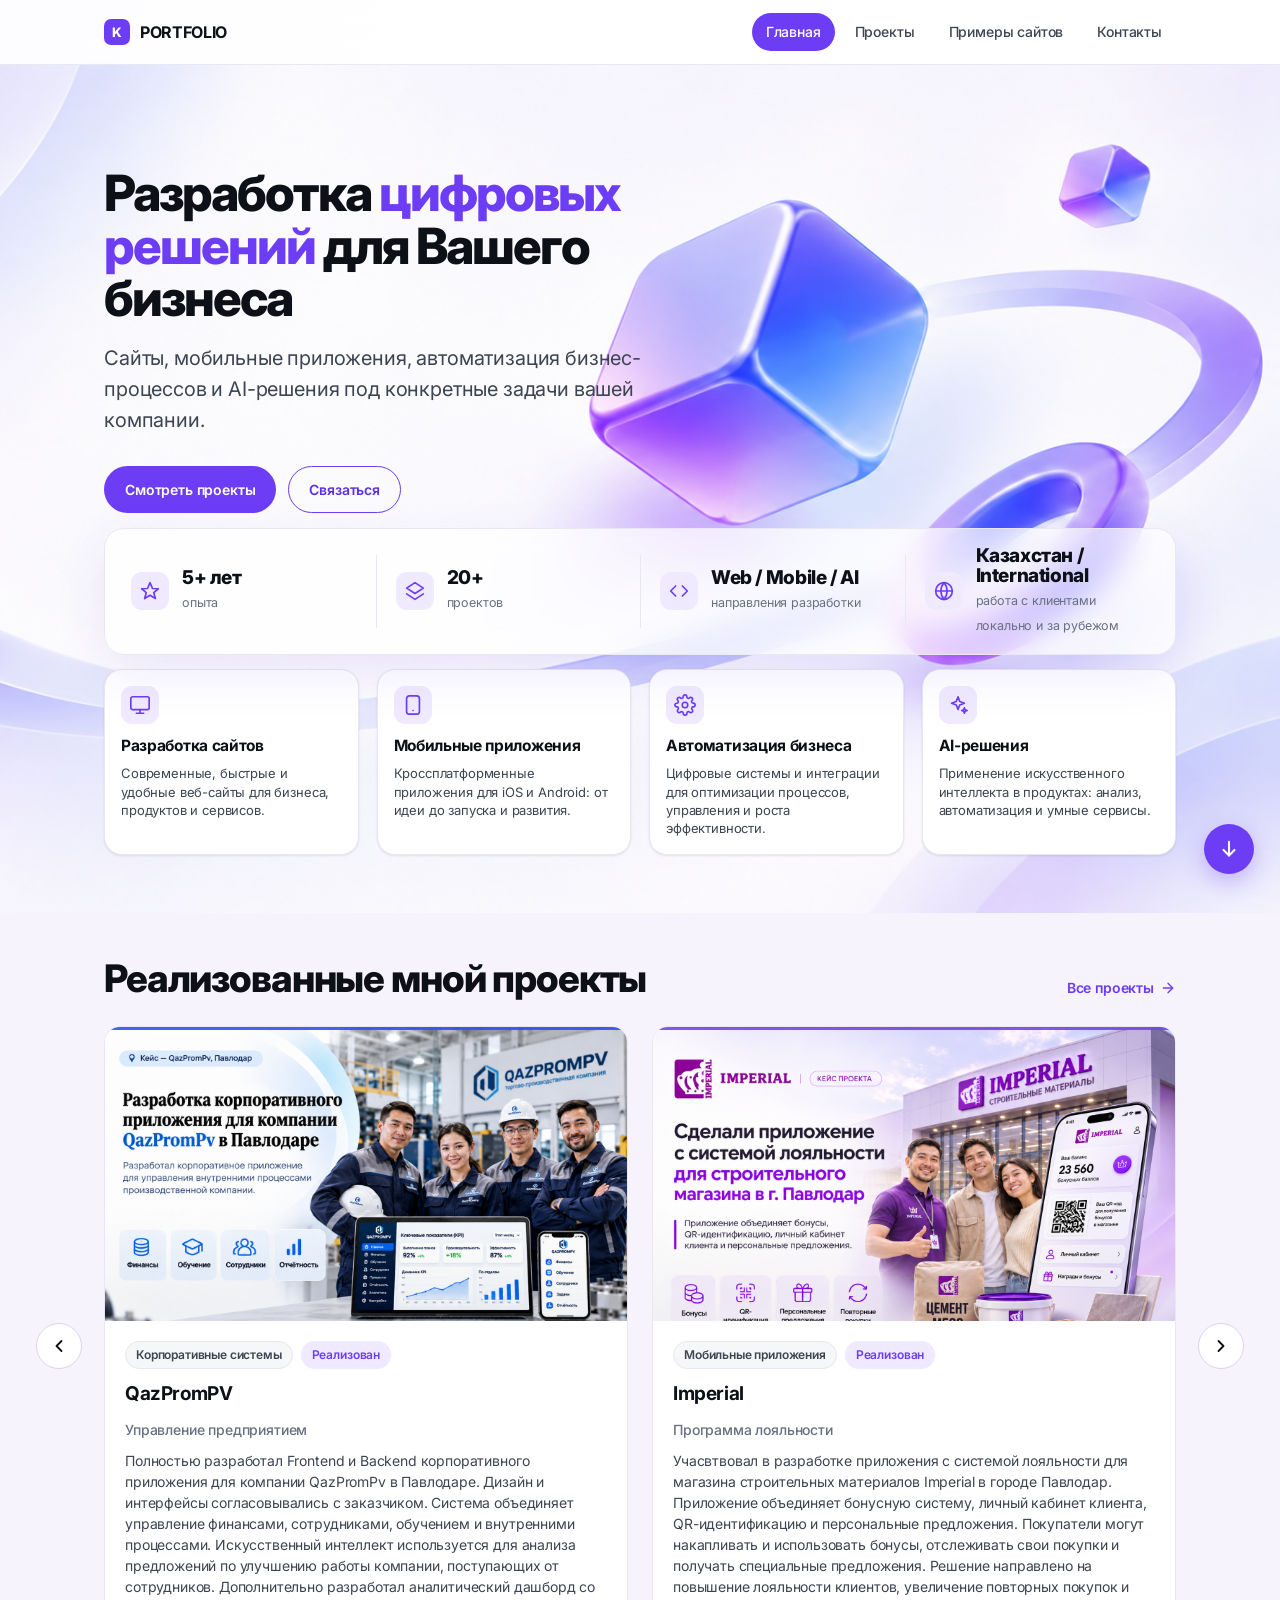
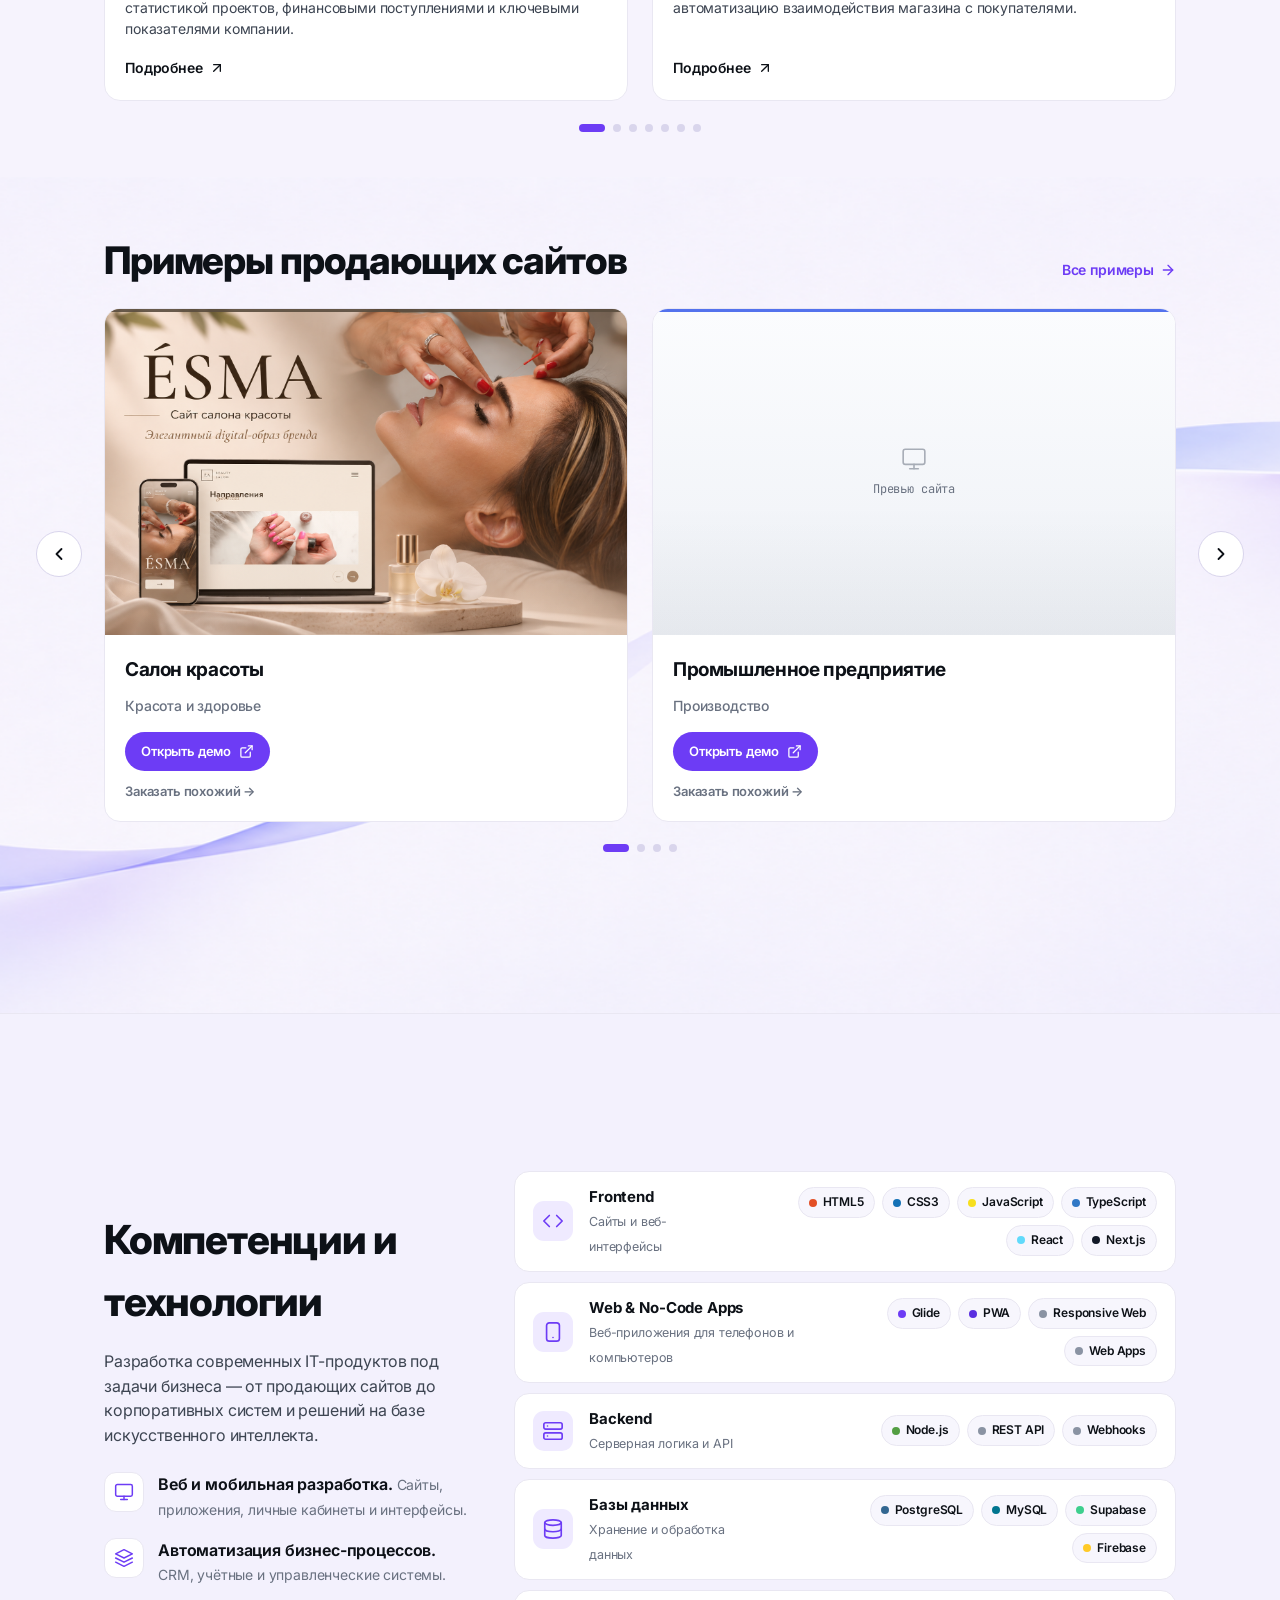
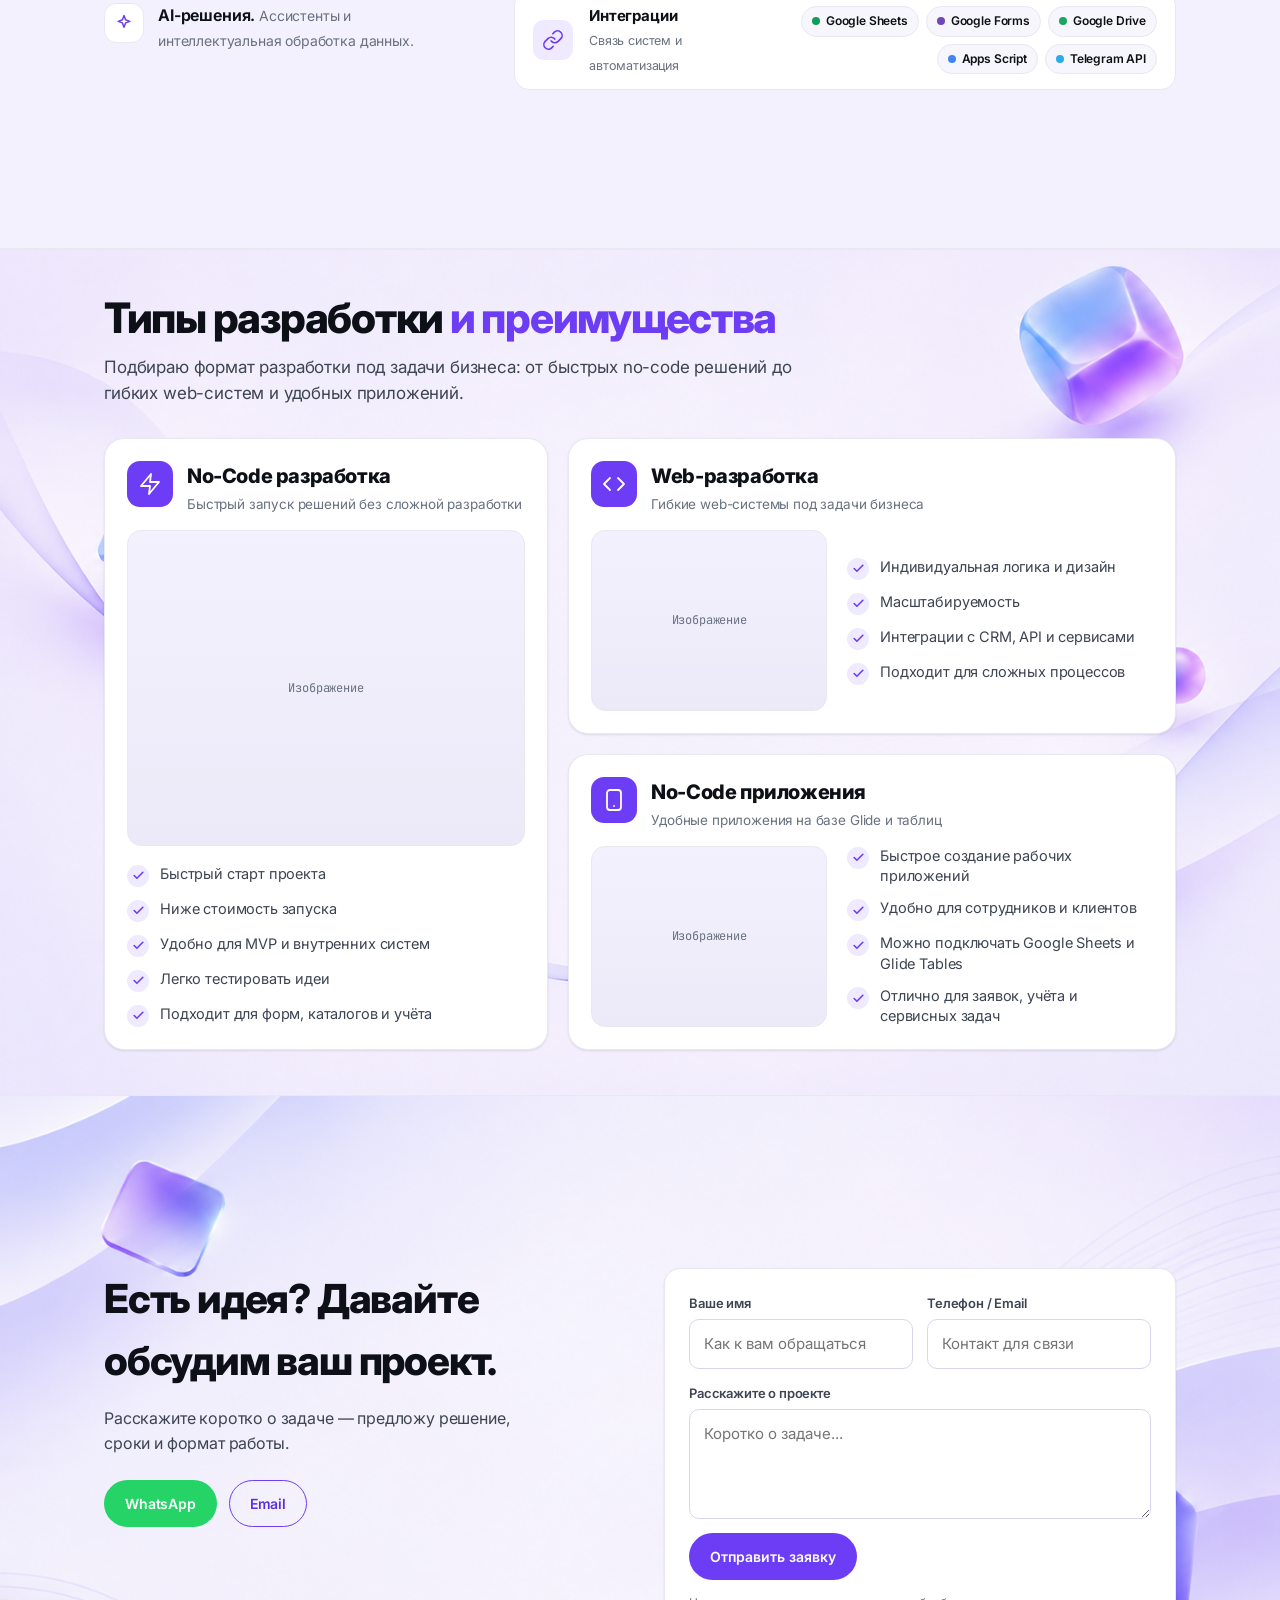
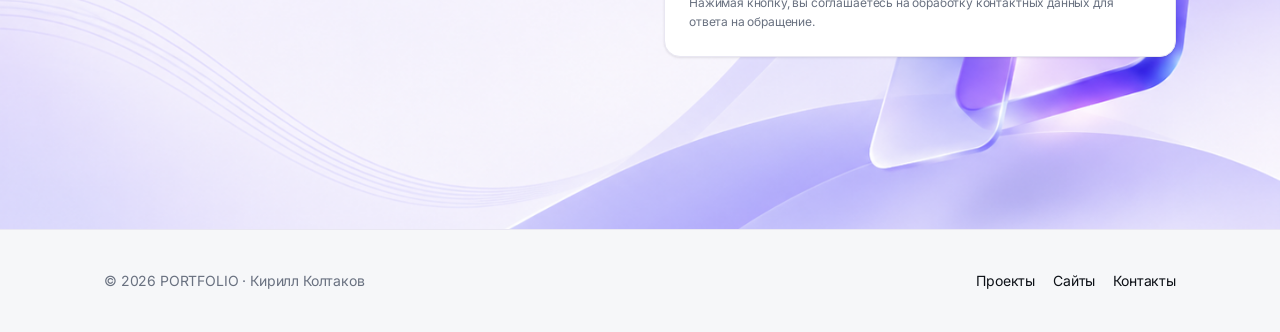
<file: index.html>
<!DOCTYPE html>
<html lang="ru">
<head>
  <meta charset="UTF-8">
  <meta name="viewport" content="width=device-width, initial-scale=1">
  <title>Портфолио — Разработка цифровых решений для Вашего бизнеса</title>
  <meta name="description" content="Разработка сайтов, мобильных приложений, автоматизация бизнес-процессов и AI-решения. Портфолио реализованных IT-проектов и примеры продающих сайтов.">
  <link rel="preconnect" href="https://fonts.googleapis.com">
  <link rel="preconnect" href="https://fonts.gstatic.com" crossorigin>
  <link href="https://fonts.googleapis.com/css2?family=Inter:wght@400;500;600;700;800&family=JetBrains+Mono:wght@400;500&display=swap" rel="stylesheet">
  <link rel="stylesheet" href="assets/css/styles.css">
  <link rel="stylesheet" href="assets/css/components.css">
</head>
<body>

  <!-- ШАПКА -->
  <header class="site-header">
    <div class="container nav">
      <a class="brand" href="index.html"><span class="brand-mark">K</span> PORTFOLIO</a>
      <nav class="nav-links" id="nav-links">
        <a href="index.html" class="is-active">Главная</a>
        <a href="projects.html">Проекты</a>
        <a href="sites.html">Примеры сайтов</a>
        <a href="#contact">Контакты</a>
      </nav>
      <button class="nav-toggle" id="nav-toggle" aria-label="Меню"><span></span></button>
    </div>
  </header>

  <!-- 01 — ПЕРВЫЙ ЭКРАН -->
  <section class="hero">
    <div class="container">
      <div class="hero-copy reveal in">
        <h1>Разработка <span class="grad">цифровых решений</span> для Вашего бизнеса</h1>
        <p class="lead">Сайты, мобильные приложения, автоматизация бизнес-процессов и AI-решения под конкретные задачи вашей компании.</p>
        <div class="hero-actions">
          <a class="btn btn-primary" href="projects.html">Смотреть проекты</a>
          <a class="btn btn-ghost" href="#contact">Связаться</a>
        </div>
      </div>

      <!-- Строка статистики -->
      <div class="stats reveal">
        <div class="stat">
          <span class="ic"><svg width="20" height="20" viewBox="0 0 24 24" fill="none" stroke="currentColor" stroke-width="2" stroke-linecap="round" stroke-linejoin="round"><polygon points="12 2 15 9 22 9.3 16.5 14 18.5 21 12 17 5.5 21 7.5 14 2 9.3 9 9"/></svg></span>
          <div><b>5+ лет</b><span>опыта</span></div>
        </div>
        <div class="stat">
          <span class="ic"><svg width="20" height="20" viewBox="0 0 24 24" fill="none" stroke="currentColor" stroke-width="2" stroke-linecap="round" stroke-linejoin="round"><polygon points="12 2 22 8.5 12 15 2 8.5 12 2"/><polyline points="2 15.5 12 22 22 15.5"/></svg></span>
          <div><b>20+</b><span>проектов</span></div>
        </div>
        <div class="stat">
          <span class="ic"><svg width="20" height="20" viewBox="0 0 24 24" fill="none" stroke="currentColor" stroke-width="2" stroke-linecap="round" stroke-linejoin="round"><polyline points="16 18 22 12 16 6"/><polyline points="8 6 2 12 8 18"/></svg></span>
          <div><b>Web / Mobile / AI</b><span>направления разработки</span></div>
        </div>
        <div class="stat">
          <span class="ic"><svg width="20" height="20" viewBox="0 0 24 24" fill="none" stroke="currentColor" stroke-width="2" stroke-linecap="round" stroke-linejoin="round"><circle cx="12" cy="12" r="10"/><line x1="2" y1="12" x2="22" y2="12"/><path d="M12 2a15.3 15.3 0 0 1 0 20 15.3 15.3 0 0 1 0-20z"/></svg></span>
          <div><b>Казахстан / International</b><span>работа с клиентами локально и за рубежом</span></div>
        </div>
      </div>

      <!-- Направления -->
      <div class="directions">
        <div class="dir-card reveal">
          <div class="dir-icon"><svg width="22" height="22" viewBox="0 0 24 24" fill="none" stroke="currentColor" stroke-width="1.8" stroke-linecap="round" stroke-linejoin="round"><rect x="2" y="3" width="20" height="14" rx="2"/><line x1="8" y1="21" x2="16" y2="21"/><line x1="12" y1="17" x2="12" y2="21"/></svg></div>
          <h3>Разработка сайтов</h3>
          <p>Современные, быстрые и удобные веб-сайты для бизнеса, продуктов и сервисов.</p>
        </div>
        <div class="dir-card reveal">
          <div class="dir-icon"><svg width="22" height="22" viewBox="0 0 24 24" fill="none" stroke="currentColor" stroke-width="1.8" stroke-linecap="round" stroke-linejoin="round"><rect x="5" y="2" width="14" height="20" rx="3"/><line x1="12" y1="18" x2="12" y2="18"/></svg></div>
          <h3>Мобильные приложения</h3>
          <p>Кроссплатформенные приложения для iOS и Android: от идеи до запуска и развития.</p>
        </div>
        <div class="dir-card reveal">
          <div class="dir-icon"><svg width="22" height="22" viewBox="0 0 24 24" fill="none" stroke="currentColor" stroke-width="1.8" stroke-linecap="round" stroke-linejoin="round"><circle cx="12" cy="12" r="3"/><path d="M19.4 15a1.65 1.65 0 0 0 .33 1.82l.06.06a2 2 0 1 1-2.83 2.83l-.06-.06a1.65 1.65 0 0 0-1.82-.33 1.65 1.65 0 0 0-1 1.51V21a2 2 0 0 1-4 0v-.09A1.65 1.65 0 0 0 9 19.4a1.65 1.65 0 0 0-1.82.33l-.06.06a2 2 0 1 1-2.83-2.83l.06-.06a1.65 1.65 0 0 0 .33-1.82 1.65 1.65 0 0 0-1.51-1H3a2 2 0 0 1 0-4h.09A1.65 1.65 0 0 0 4.6 9a1.65 1.65 0 0 0-.33-1.82l-.06-.06a2 2 0 1 1 2.83-2.83l.06.06a1.65 1.65 0 0 0 1.82.33H9a1.65 1.65 0 0 0 1-1.51V3a2 2 0 0 1 4 0v.09a1.65 1.65 0 0 0 1 1.51 1.65 1.65 0 0 0 1.82-.33l.06-.06a2 2 0 1 1 2.83 2.83l-.06.06a1.65 1.65 0 0 0-.33 1.82V9a1.65 1.65 0 0 0 1.51 1H21a2 2 0 0 1 0 4h-.09a1.65 1.65 0 0 0-1.51 1z"/></svg></div>
          <h3>Автоматизация бизнеса</h3>
          <p>Цифровые системы и интеграции для оптимизации процессов, управления и роста эффективности.</p>
        </div>
        <div class="dir-card reveal">
          <div class="dir-icon"><svg width="22" height="22" viewBox="0 0 24 24" fill="none" stroke="currentColor" stroke-width="1.8" stroke-linecap="round" stroke-linejoin="round"><path d="M12 3l1.9 5.1L19 10l-5.1 1.9L12 17l-1.9-5.1L5 10l5.1-1.9L12 3z"/><path d="M19 15l.8 2.2L22 18l-2.2.8L19 21l-.8-2.2L16 18l2.2-.8L19 15z"/></svg></div>
          <h3>AI-решения</h3>
          <p>Применение искусственного интеллекта в продуктах: анализ, автоматизация и умные сервисы.</p>
        </div>
      </div>
    </div>
  </section>

  <!-- 02 — ИЗБРАННЫЕ ПРОЕКТЫ -->
  <section id="projects" class="section-full">
    <div class="container">
      <div class="section-head">
        <div>
          <h2>Реализованные мной проекты</h2>
        </div>
        <a class="link-more" href="projects.html">Все проекты <svg width="16" height="16" viewBox="0 0 24 24" fill="none" stroke="currentColor" stroke-width="2" stroke-linecap="round" stroke-linejoin="round"><line x1="5" y1="12" x2="19" y2="12"/><polyline points="12 5 19 12 12 19"/></svg></a>
      </div>
      <div class="slider">
        <button class="slider-btn prev" type="button" aria-label="Предыдущий"><svg width="20" height="20" viewBox="0 0 24 24" fill="none" stroke="currentColor" stroke-width="2.2" stroke-linecap="round" stroke-linejoin="round"><polyline points="15 18 9 12 15 6"/></svg></button>
        <div class="slider-viewport"><div class="slider-track" id="featured-track"></div></div>
        <button class="slider-btn next" type="button" aria-label="Следующий"><svg width="20" height="20" viewBox="0 0 24 24" fill="none" stroke="currentColor" stroke-width="2.2" stroke-linecap="round" stroke-linejoin="round"><polyline points="9 18 15 12 9 6"/></svg></button>
        <div class="slider-dots" id="featured-dots"></div>
      </div>
    </div>
  </section>

  <!-- 03 — ПРИМЕРЫ ПРОДАЮЩИХ САЙТОВ -->
  <section id="demo-sites" class="section-full">
    <div class="container">
      <div class="section-head">
        <div>
          <h2>Примеры продающих сайтов</h2>
        </div>
        <a class="link-more" href="sites.html">Все примеры <svg width="16" height="16" viewBox="0 0 24 24" fill="none" stroke="currentColor" stroke-width="2" stroke-linecap="round" stroke-linejoin="round"><line x1="5" y1="12" x2="19" y2="12"/><polyline points="12 5 19 12 12 19"/></svg></a>
      </div>
      <div class="slider">
        <button class="slider-btn prev" type="button" aria-label="Предыдущий"><svg width="20" height="20" viewBox="0 0 24 24" fill="none" stroke="currentColor" stroke-width="2.2" stroke-linecap="round" stroke-linejoin="round"><polyline points="15 18 9 12 15 6"/></svg></button>
        <div class="slider-viewport"><div class="slider-track" id="sites-track"></div></div>
        <button class="slider-btn next" type="button" aria-label="Следующий"><svg width="20" height="20" viewBox="0 0 24 24" fill="none" stroke="currentColor" stroke-width="2.2" stroke-linecap="round" stroke-linejoin="round"><polyline points="9 18 15 12 9 6"/></svg></button>
        <div class="slider-dots" id="sites-dots"></div>
      </div>
    </div>
  </section>

  <!-- 04 — КОМПЕТЕНЦИИ -->
  <section class="about section-full" id="about">
    <div class="container">
      <div class="about-grid">
        <div class="about-left reveal">
          <h2>Компетенции и технологии</h2>
          <p>Разработка современных IT-продуктов под задачи бизнеса — от продающих сайтов до корпоративных систем и решений на базе искусственного интеллекта.</p>
          <div class="about-points">
            <div class="pt">
              <span class="pt-ic"><svg width="20" height="20" viewBox="0 0 24 24" fill="none" stroke="currentColor" stroke-width="1.8" stroke-linecap="round" stroke-linejoin="round"><rect x="2" y="3" width="20" height="14" rx="2"/><line x1="8" y1="21" x2="16" y2="21"/><line x1="12" y1="17" x2="12" y2="21"/></svg></span>
              <div><b>Веб и мобильная разработка.</b> <span>Сайты, приложения, личные кабинеты и интерфейсы.</span></div>
            </div>
            <div class="pt">
              <span class="pt-ic"><svg width="20" height="20" viewBox="0 0 24 24" fill="none" stroke="currentColor" stroke-width="1.8" stroke-linecap="round" stroke-linejoin="round"><polygon points="12 2 2 7 12 12 22 7 12 2"/><polyline points="2 17 12 22 22 17"/><polyline points="2 12 12 17 22 12"/></svg></span>
              <div><b>Автоматизация бизнес-процессов.</b> <span>CRM, учётные и управленческие системы.</span></div>
            </div>
            <div class="pt">
              <span class="pt-ic"><svg width="20" height="20" viewBox="0 0 24 24" fill="none" stroke="currentColor" stroke-width="1.8" stroke-linecap="round" stroke-linejoin="round"><path d="M12 3l1.9 5.1L19 10l-5.1 1.9L12 17l-1.9-5.1L5 10l5.1-1.9L12 3z"/></svg></span>
              <div><b>AI-решения.</b> <span>Ассистенты и интеллектуальная обработка данных.</span></div>
            </div>
          </div>
        </div>

        <div class="tech-stack reveal">
          <div class="stack-row">
            <span class="s-ic"><svg width="22" height="22" viewBox="0 0 24 24" fill="none" stroke="currentColor" stroke-width="1.8" stroke-linecap="round" stroke-linejoin="round"><polyline points="16 18 22 12 16 6"/><polyline points="8 6 2 12 8 18"/></svg></span>
            <div class="s-meta"><b>Frontend</b><span>Сайты и веб-интерфейсы</span></div>
            <div class="s-chips">
              <span class="tech-chip"><span class="b" style="background:#e34f26"></span>HTML5</span>
              <span class="tech-chip"><span class="b" style="background:#1572b6"></span>CSS3</span>
              <span class="tech-chip"><span class="b" style="background:#f7df1e"></span>JavaScript</span>
              <span class="tech-chip"><span class="b" style="background:#3178c6"></span>TypeScript</span>
              <span class="tech-chip"><span class="b" style="background:#61dafb"></span>React</span>
              <span class="tech-chip"><span class="b" style="background:#111827"></span>Next.js</span>
            </div>
          </div>

          <div class="stack-row">
            <span class="s-ic"><svg width="22" height="22" viewBox="0 0 24 24" fill="none" stroke="currentColor" stroke-width="1.8" stroke-linecap="round" stroke-linejoin="round"><rect x="5" y="2" width="14" height="20" rx="3"/><line x1="12" y1="18" x2="12.01" y2="18"/></svg></span>
            <div class="s-meta"><b>Web &amp; No-Code Apps</b><span>Веб-приложения для телефонов и компьютеров</span></div>
            <div class="s-chips">
              <span class="tech-chip"><span class="b" style="background:#6d3cf5"></span>Glide</span>
              <span class="tech-chip"><span class="b" style="background:#5a2fe0"></span>PWA</span>
              <span class="tech-chip"><span class="b" style="background:#8a93a3"></span>Responsive Web</span>
              <span class="tech-chip"><span class="b" style="background:#8a93a3"></span>Web Apps</span>
            </div>
          </div>

          <div class="stack-row">
            <span class="s-ic"><svg width="22" height="22" viewBox="0 0 24 24" fill="none" stroke="currentColor" stroke-width="1.8" stroke-linecap="round" stroke-linejoin="round"><rect x="2" y="3" width="20" height="7" rx="2"/><rect x="2" y="14" width="20" height="7" rx="2"/><line x1="6" y1="6.5" x2="6.01" y2="6.5"/><line x1="6" y1="17.5" x2="6.01" y2="17.5"/></svg></span>
            <div class="s-meta"><b>Backend</b><span>Серверная логика и API</span></div>
            <div class="s-chips">
              <span class="tech-chip"><span class="b" style="background:#539e43"></span>Node.js</span>
              <span class="tech-chip"><span class="b" style="background:#8a93a3"></span>REST API</span>
              <span class="tech-chip"><span class="b" style="background:#8a93a3"></span>Webhooks</span>
            </div>
          </div>

          <div class="stack-row">
            <span class="s-ic"><svg width="22" height="22" viewBox="0 0 24 24" fill="none" stroke="currentColor" stroke-width="1.8" stroke-linecap="round" stroke-linejoin="round"><ellipse cx="12" cy="5" rx="9" ry="3"/><path d="M3 5v14c0 1.7 4 3 9 3s9-1.3 9-3V5"/><path d="M3 12c0 1.7 4 3 9 3s9-1.3 9-3"/></svg></span>
            <div class="s-meta"><b>Базы данных</b><span>Хранение и обработка данных</span></div>
            <div class="s-chips">
              <span class="tech-chip"><span class="b" style="background:#336791"></span>PostgreSQL</span>
              <span class="tech-chip"><span class="b" style="background:#00758f"></span>MySQL</span>
              <span class="tech-chip"><span class="b" style="background:#3ecf8e"></span>Supabase</span>
              <span class="tech-chip"><span class="b" style="background:#ffca28"></span>Firebase</span>
            </div>
          </div>

          <div class="stack-row">
            <span class="s-ic"><svg width="22" height="22" viewBox="0 0 24 24" fill="none" stroke="currentColor" stroke-width="1.8" stroke-linecap="round" stroke-linejoin="round"><path d="M10 13a5 5 0 0 0 7.54.54l3-3a5 5 0 0 0-7.07-7.07l-1.72 1.71"/><path d="M14 11a5 5 0 0 0-7.54-.54l-3 3a5 5 0 0 0 7.07 7.07l1.71-1.71"/></svg></span>
            <div class="s-meta"><b>Интеграции</b><span>Связь систем и автоматизация</span></div>
            <div class="s-chips">
              <span class="tech-chip"><span class="b" style="background:#0f9d58"></span>Google Sheets</span>
              <span class="tech-chip"><span class="b" style="background:#7248b9"></span>Google Forms</span>
              <span class="tech-chip"><span class="b" style="background:#1da462"></span>Google Drive</span>
              <span class="tech-chip"><span class="b" style="background:#4285f4"></span>Apps Script</span>
              <span class="tech-chip"><span class="b" style="background:#2aabee"></span>Telegram API</span>
            </div>
          </div>
        </div>
      </div>
    </div>
  </section>

  <!-- 05 — ТИПЫ РАЗРАБОТКИ -->
  <section class="formats section-full" id="formats">
    <div class="container">
      <div class="formats-head reveal">
        <h2>Типы разработки <span class="accent-text">и преимущества</span></h2>
        <p>Подбираю формат разработки под задачи бизнеса: от быстрых no-code решений до гибких web-систем и удобных приложений.</p>
      </div>

      <div class="types-grid">
        <!-- Левая высокая карточка -->
        <article class="type-card tall reveal">
          <div class="type-head">
            <span class="type-ic"><svg width="24" height="24" viewBox="0 0 24 24" fill="none" stroke="currentColor" stroke-width="1.8" stroke-linecap="round" stroke-linejoin="round"><polygon points="13 2 3 14 12 14 11 22 21 10 12 10 13 2"/></svg></span>
            <div><h3>No-Code разработка</h3><p>Быстрый запуск решений без сложной разработки</p></div>
          </div>
          <div class="type-img type-img-tall">Изображение</div>
          <ul class="type-list">
            <li><span class="chk"><svg width="13" height="13" viewBox="0 0 24 24" fill="none" stroke="currentColor" stroke-width="3" stroke-linecap="round" stroke-linejoin="round"><polyline points="20 6 9 17 4 12"/></svg></span>Быстрый старт проекта</li>
            <li><span class="chk"><svg width="13" height="13" viewBox="0 0 24 24" fill="none" stroke="currentColor" stroke-width="3" stroke-linecap="round" stroke-linejoin="round"><polyline points="20 6 9 17 4 12"/></svg></span>Ниже стоимость запуска</li>
            <li><span class="chk"><svg width="13" height="13" viewBox="0 0 24 24" fill="none" stroke="currentColor" stroke-width="3" stroke-linecap="round" stroke-linejoin="round"><polyline points="20 6 9 17 4 12"/></svg></span>Удобно для MVP и внутренних систем</li>
            <li><span class="chk"><svg width="13" height="13" viewBox="0 0 24 24" fill="none" stroke="currentColor" stroke-width="3" stroke-linecap="round" stroke-linejoin="round"><polyline points="20 6 9 17 4 12"/></svg></span>Легко тестировать идеи</li>
            <li><span class="chk"><svg width="13" height="13" viewBox="0 0 24 24" fill="none" stroke="currentColor" stroke-width="3" stroke-linecap="round" stroke-linejoin="round"><polyline points="20 6 9 17 4 12"/></svg></span>Подходит для форм, каталогов и учёта</li>
          </ul>
        </article>

        <!-- Правая верхняя -->
        <article class="type-card reveal">
          <div class="type-head">
            <span class="type-ic"><svg width="24" height="24" viewBox="0 0 24 24" fill="none" stroke="currentColor" stroke-width="1.8" stroke-linecap="round" stroke-linejoin="round"><polyline points="16 18 22 12 16 6"/><polyline points="8 6 2 12 8 18"/></svg></span>
            <div><h3>Web-разработка</h3><p>Гибкие web-системы под задачи бизнеса</p></div>
          </div>
          <div class="type-body">
            <div class="type-img">Изображение</div>
            <ul class="type-list">
              <li><span class="chk"><svg width="13" height="13" viewBox="0 0 24 24" fill="none" stroke="currentColor" stroke-width="3" stroke-linecap="round" stroke-linejoin="round"><polyline points="20 6 9 17 4 12"/></svg></span>Индивидуальная логика и дизайн</li>
              <li><span class="chk"><svg width="13" height="13" viewBox="0 0 24 24" fill="none" stroke="currentColor" stroke-width="3" stroke-linecap="round" stroke-linejoin="round"><polyline points="20 6 9 17 4 12"/></svg></span>Масштабируемость</li>
              <li><span class="chk"><svg width="13" height="13" viewBox="0 0 24 24" fill="none" stroke="currentColor" stroke-width="3" stroke-linecap="round" stroke-linejoin="round"><polyline points="20 6 9 17 4 12"/></svg></span>Интеграции с CRM, API и сервисами</li>
              <li><span class="chk"><svg width="13" height="13" viewBox="0 0 24 24" fill="none" stroke="currentColor" stroke-width="3" stroke-linecap="round" stroke-linejoin="round"><polyline points="20 6 9 17 4 12"/></svg></span>Подходит для сложных процессов</li>
            </ul>
          </div>
        </article>

        <!-- Правая нижняя -->
        <article class="type-card reveal">
          <div class="type-head">
            <span class="type-ic"><svg width="24" height="24" viewBox="0 0 24 24" fill="none" stroke="currentColor" stroke-width="1.8" stroke-linecap="round" stroke-linejoin="round"><rect x="5" y="2" width="14" height="20" rx="3"/><line x1="12" y1="18" x2="12.01" y2="18"/></svg></span>
            <div><h3>No-Code приложения</h3><p>Удобные приложения на базе Glide и таблиц</p></div>
          </div>
          <div class="type-body">
            <div class="type-img">Изображение</div>
            <ul class="type-list">
              <li><span class="chk"><svg width="13" height="13" viewBox="0 0 24 24" fill="none" stroke="currentColor" stroke-width="3" stroke-linecap="round" stroke-linejoin="round"><polyline points="20 6 9 17 4 12"/></svg></span>Быстрое создание рабочих приложений</li>
              <li><span class="chk"><svg width="13" height="13" viewBox="0 0 24 24" fill="none" stroke="currentColor" stroke-width="3" stroke-linecap="round" stroke-linejoin="round"><polyline points="20 6 9 17 4 12"/></svg></span>Удобно для сотрудников и клиентов</li>
              <li><span class="chk"><svg width="13" height="13" viewBox="0 0 24 24" fill="none" stroke="currentColor" stroke-width="3" stroke-linecap="round" stroke-linejoin="round"><polyline points="20 6 9 17 4 12"/></svg></span>Можно подключать Google Sheets и Glide Tables</li>
              <li><span class="chk"><svg width="13" height="13" viewBox="0 0 24 24" fill="none" stroke="currentColor" stroke-width="3" stroke-linecap="round" stroke-linejoin="round"><polyline points="20 6 9 17 4 12"/></svg></span>Отлично для заявок, учёта и сервисных задач</li>
            </ul>
          </div>
        </article>
      </div>
    </div>
  </section>

  <!-- 06 — КОНТАКТЫ + ПОДВАЛ (на всю высоту) -->
  <div class="contact-footer">
  <section class="contact" id="contact">
    <div class="container">
      <div class="contact-wrap">
        <div class="reveal">
          <h2>Есть идея? Давайте обсудим ваш проект.</h2>
          <p>Расскажите коротко о задаче — предложу решение, сроки и формат работы.</p>
          <div class="contact-direct">
            <a class="btn btn-wa" data-wa href="#" target="_blank" rel="noopener">WhatsApp</a>
            <!-- <a class="btn btn-tg" data-tg href="#" target="_blank" rel="noopener">Telegram</a> -->
            <a class="btn btn-ghost" data-email href="#">Email</a>
          </div>
        </div>
        <form class="form reveal" id="contact-form" novalidate>
          <div class="row">
            <div class="field"><label for="f-name">Ваше имя</label><input class="input" id="f-name" name="name" type="text" placeholder="Как к вам обращаться"></div>
            <div class="field"><label for="f-contact">Телефон / Email</label><input class="input" id="f-contact" name="contact" type="text" placeholder="Контакт для связи"></div>
          </div>
          <div class="field"><label for="f-message">Расскажите о проекте</label><textarea class="textarea" id="f-message" name="message" placeholder="Коротко о задаче..."></textarea></div>
          <!-- honeypot -->
          <input type="text" id="f-website" name="website" tabindex="-1" autocomplete="off" style="position:absolute;left:-9999px" aria-hidden="true">
          <div style="display:flex;align-items:center;gap:14px;flex-wrap:wrap">
            <button class="btn btn-primary" type="submit">Отправить заявку</button>
            <span class="form-ok" id="form-ok">Открываю WhatsApp — отправьте сообщение, и я свяжусь с вами.</span>
          </div>
          <div class="form-note">Нажимая кнопку, вы соглашаетесь на обработку контактных данных для ответа на обращение.</div>
        </form>
      </div>
    </div>
  </section>

  <!-- ФУТЕР -->
  <footer class="site-footer">
    <div class="container footer-inner">
      <div class="muted">© <span id="year">2026</span> PORTFOLIO · Кирилл Колтаков</div>
      <nav class="footer-links">
        <a href="projects.html">Проекты</a>
        <a href="sites.html">Сайты</a>
        <a href="#contact">Контакты</a>
      </nav>
    </div>
  </footer>
  </div>

  <script src="assets/js/data.js"></script>
  <script src="assets/js/app.js"></script>
</body>
</html>
</file>
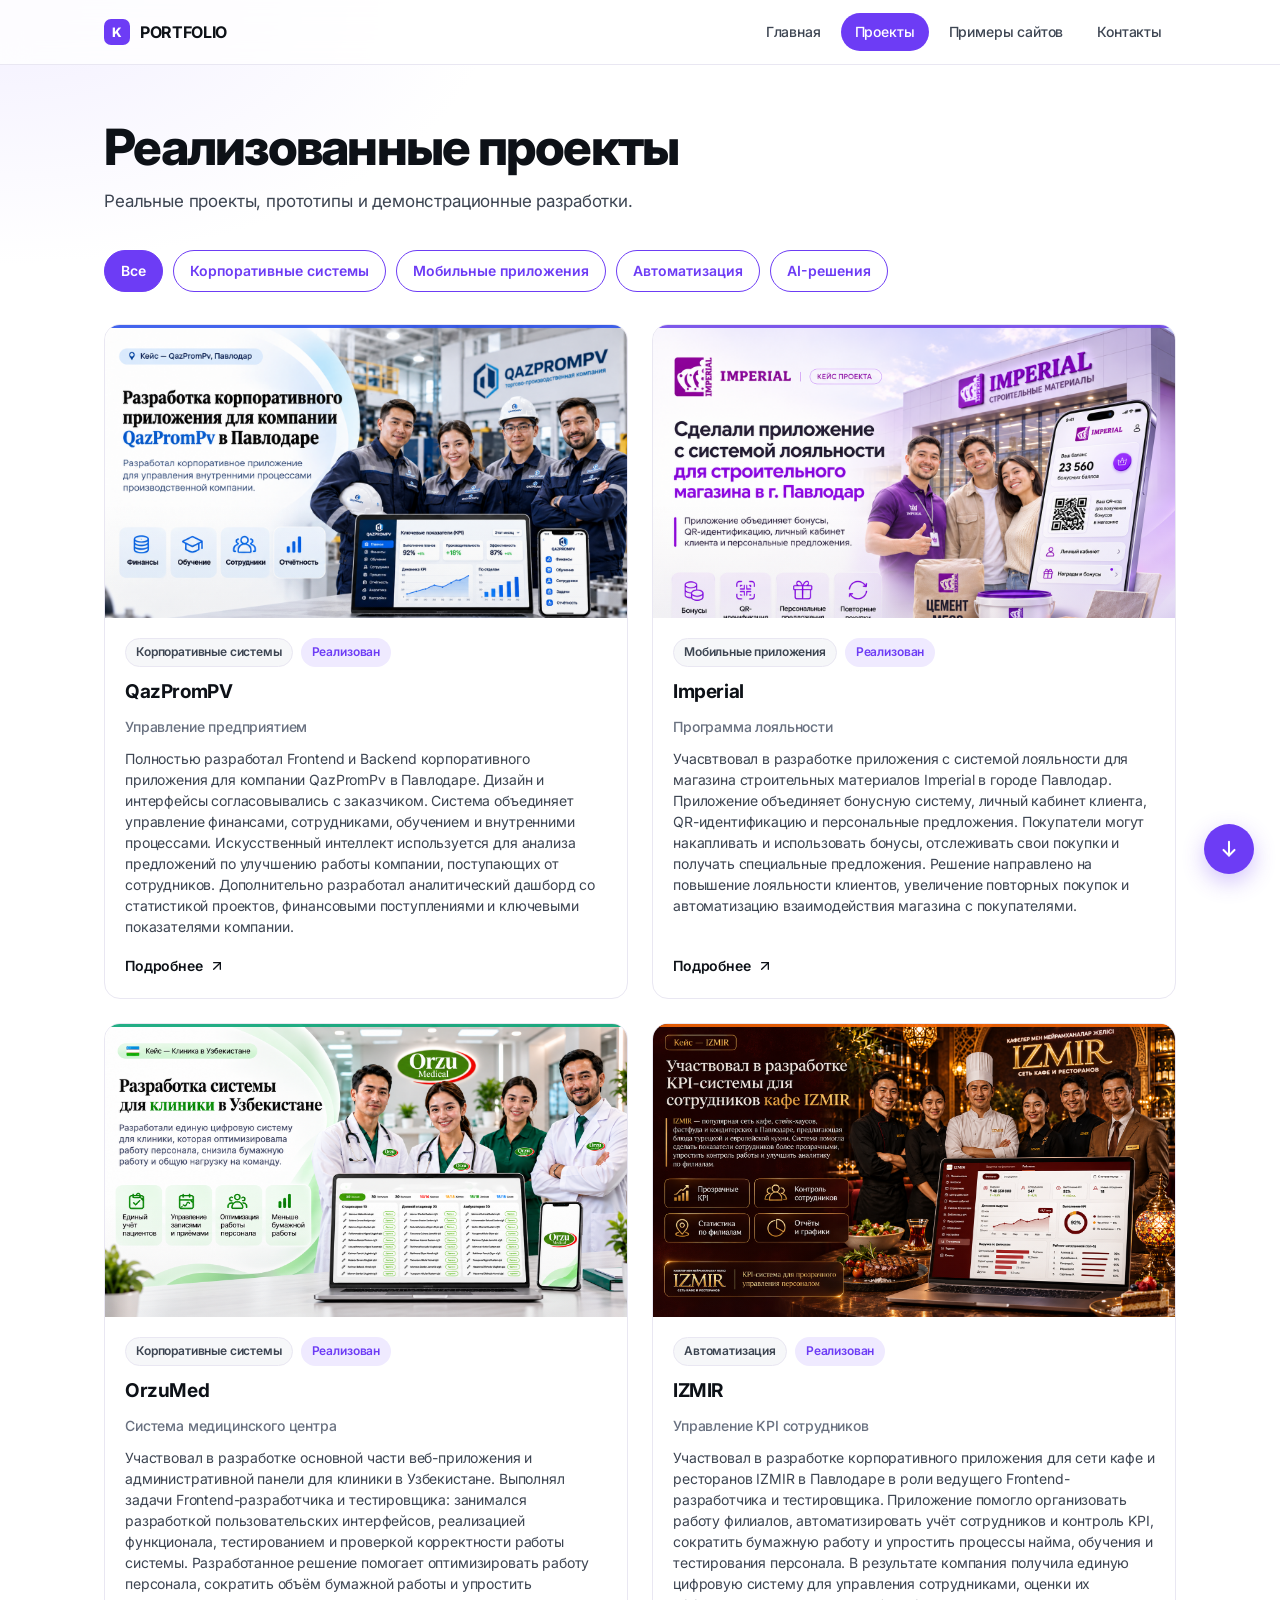
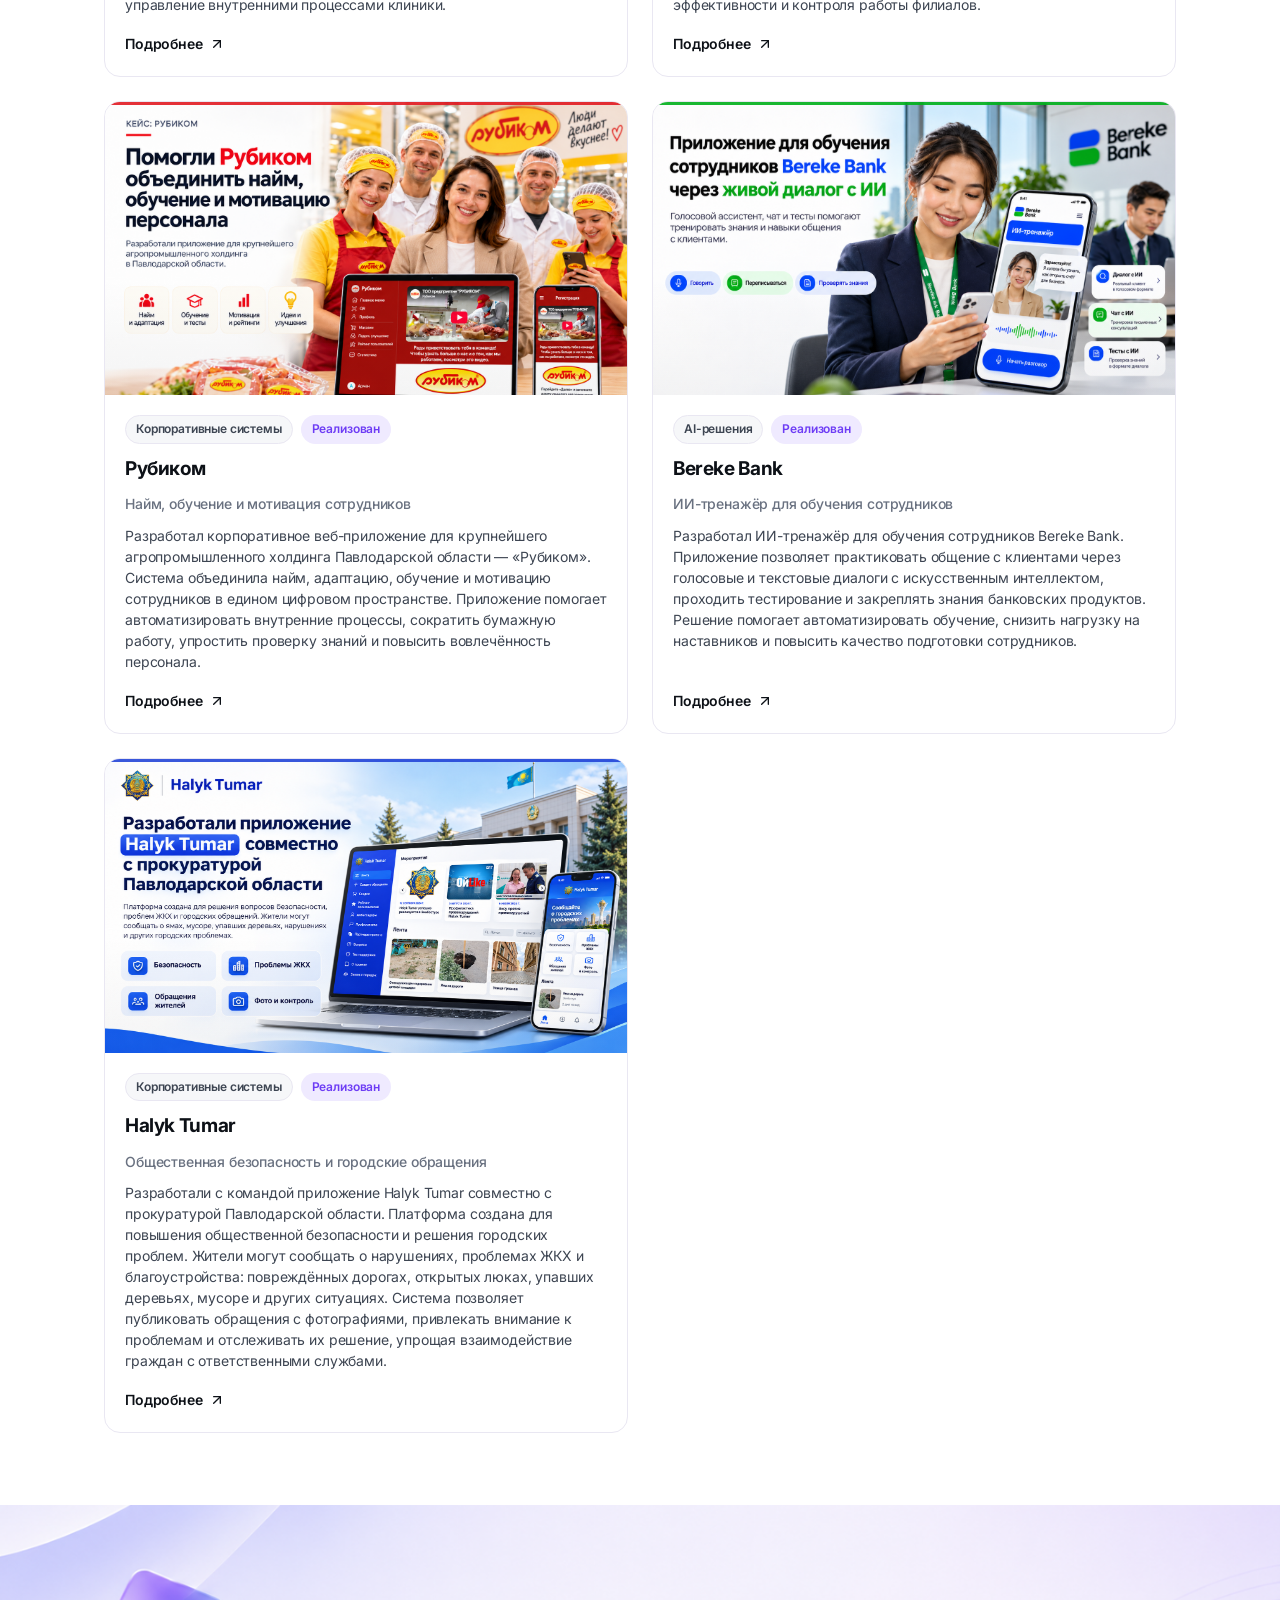
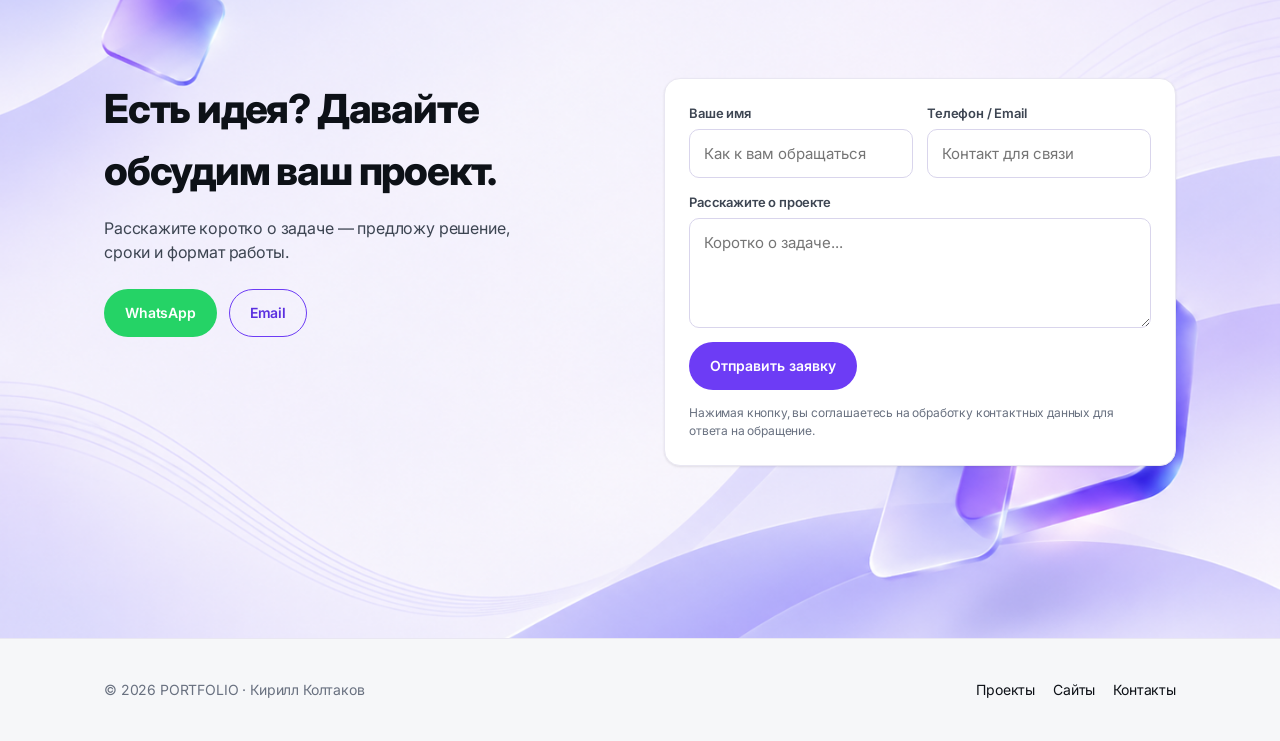
<file: projects.html>
<!DOCTYPE html>
<html lang="ru">
<head>
  <meta charset="UTF-8">
  <meta name="viewport" content="width=device-width, initial-scale=1">
  <title>Все проекты — Портфолио</title>
  <meta name="description" content="Полный каталог реализованных IT-проектов: корпоративные системы, мобильные приложения, автоматизация и AI-решения.">
  <link rel="preconnect" href="https://fonts.googleapis.com">
  <link rel="preconnect" href="https://fonts.gstatic.com" crossorigin>
  <link href="https://fonts.googleapis.com/css2?family=Inter:wght@400;500;600;700;800&family=JetBrains+Mono:wght@400;500&display=swap" rel="stylesheet">
  <link rel="stylesheet" href="assets/css/styles.css">
  <link rel="stylesheet" href="assets/css/components.css">
</head>
<body>

  <header class="site-header">
    <div class="container nav">
      <a class="brand" href="index.html"><span class="brand-mark">K</span> PORTFOLIO</a>
      <nav class="nav-links" id="nav-links">
        <a href="index.html">Главная</a>
        <a href="projects.html" class="is-active">Проекты</a>
        <a href="sites.html">Примеры сайтов</a>
        <a href="index.html#contact">Контакты</a>
      </nav>
      <button class="nav-toggle" id="nav-toggle" aria-label="Меню"><span></span></button>
    </div>
  </header>

  <section class="page-head">
    <div class="container">
      <!-- <div class="crumbs"><a href="index.html">Портфолио</a> / Все проекты</div> -->
      <h1>Реализованные проекты</h1>
      <p>Реальные проекты, прототипы и демонстрационные разработки.</p>
    </div>
  </section>

  <section style="padding-top:28px">
    <div class="container">
      <div class="filters" id="filters"></div>
      <div class="grid-2" id="projects-grid"></div>
    </div>
  </section>

  <!-- КОНТАКТЫ -->
  <div class="contact-footer">
    <section class="contact" id="contact">
      <div class="container">
        <div class="contact-wrap">
          <div class="reveal">
            <h2>Есть идея? Давайте обсудим ваш проект.</h2>
            <p>Расскажите коротко о задаче — предложу решение, сроки и формат работы.</p>
            <div class="contact-direct">
              <a class="btn btn-wa" data-wa href="#" target="_blank" rel="noopener">WhatsApp</a>
              <!-- <a class="btn btn-tg" data-tg href="#" target="_blank" rel="noopener">Telegram</a> -->
              <a class="btn btn-ghost" data-email href="#">Email</a>
            </div>
          </div>
          <form class="form reveal" id="contact-form" novalidate>
            <div class="row">
              <div class="field"><label for="f-name">Ваше имя</label><input class="input" id="f-name" name="name" type="text" placeholder="Как к вам обращаться"></div>
              <div class="field"><label for="f-contact">Телефон / Email</label><input class="input" id="f-contact" name="contact" type="text" placeholder="Контакт для связи"></div>
            </div>
            <div class="field"><label for="f-message">Расскажите о проекте</label><textarea class="textarea" id="f-message" name="message" placeholder="Коротко о задаче..."></textarea></div>
            <!-- honeypot -->
            <input type="text" id="f-website" name="website" tabindex="-1" autocomplete="off" style="position:absolute;left:-9999px" aria-hidden="true">
            <div style="display:flex;align-items:center;gap:14px;flex-wrap:wrap">
              <button class="btn btn-primary" type="submit">Отправить заявку</button>
              <span class="form-ok" id="form-ok">Открываю WhatsApp — отправьте сообщение, и я свяжусь с вами.</span>
            </div>
            <div class="form-note">Нажимая кнопку, вы соглашаетесь на обработку контактных данных для ответа на обращение.</div>
          </form>
        </div>
      </div>
    </section>

    <!-- ФУТЕР -->
    <footer class="site-footer">
      <div class="container footer-inner">
        <div class="muted">© <span id="year">2026</span> PORTFOLIO · Кирилл Колтаков</div>
        <nav class="footer-links">
          <a href="projects.html">Проекты</a>
          <a href="sites.html">Сайты</a>
          <a href="#contact">Контакты</a>
        </nav>
      </div>
    </footer>
  </div>

  <script src="assets/js/data.js"></script>
  <script src="assets/js/app.js"></script>
</body>
</html>
</file>
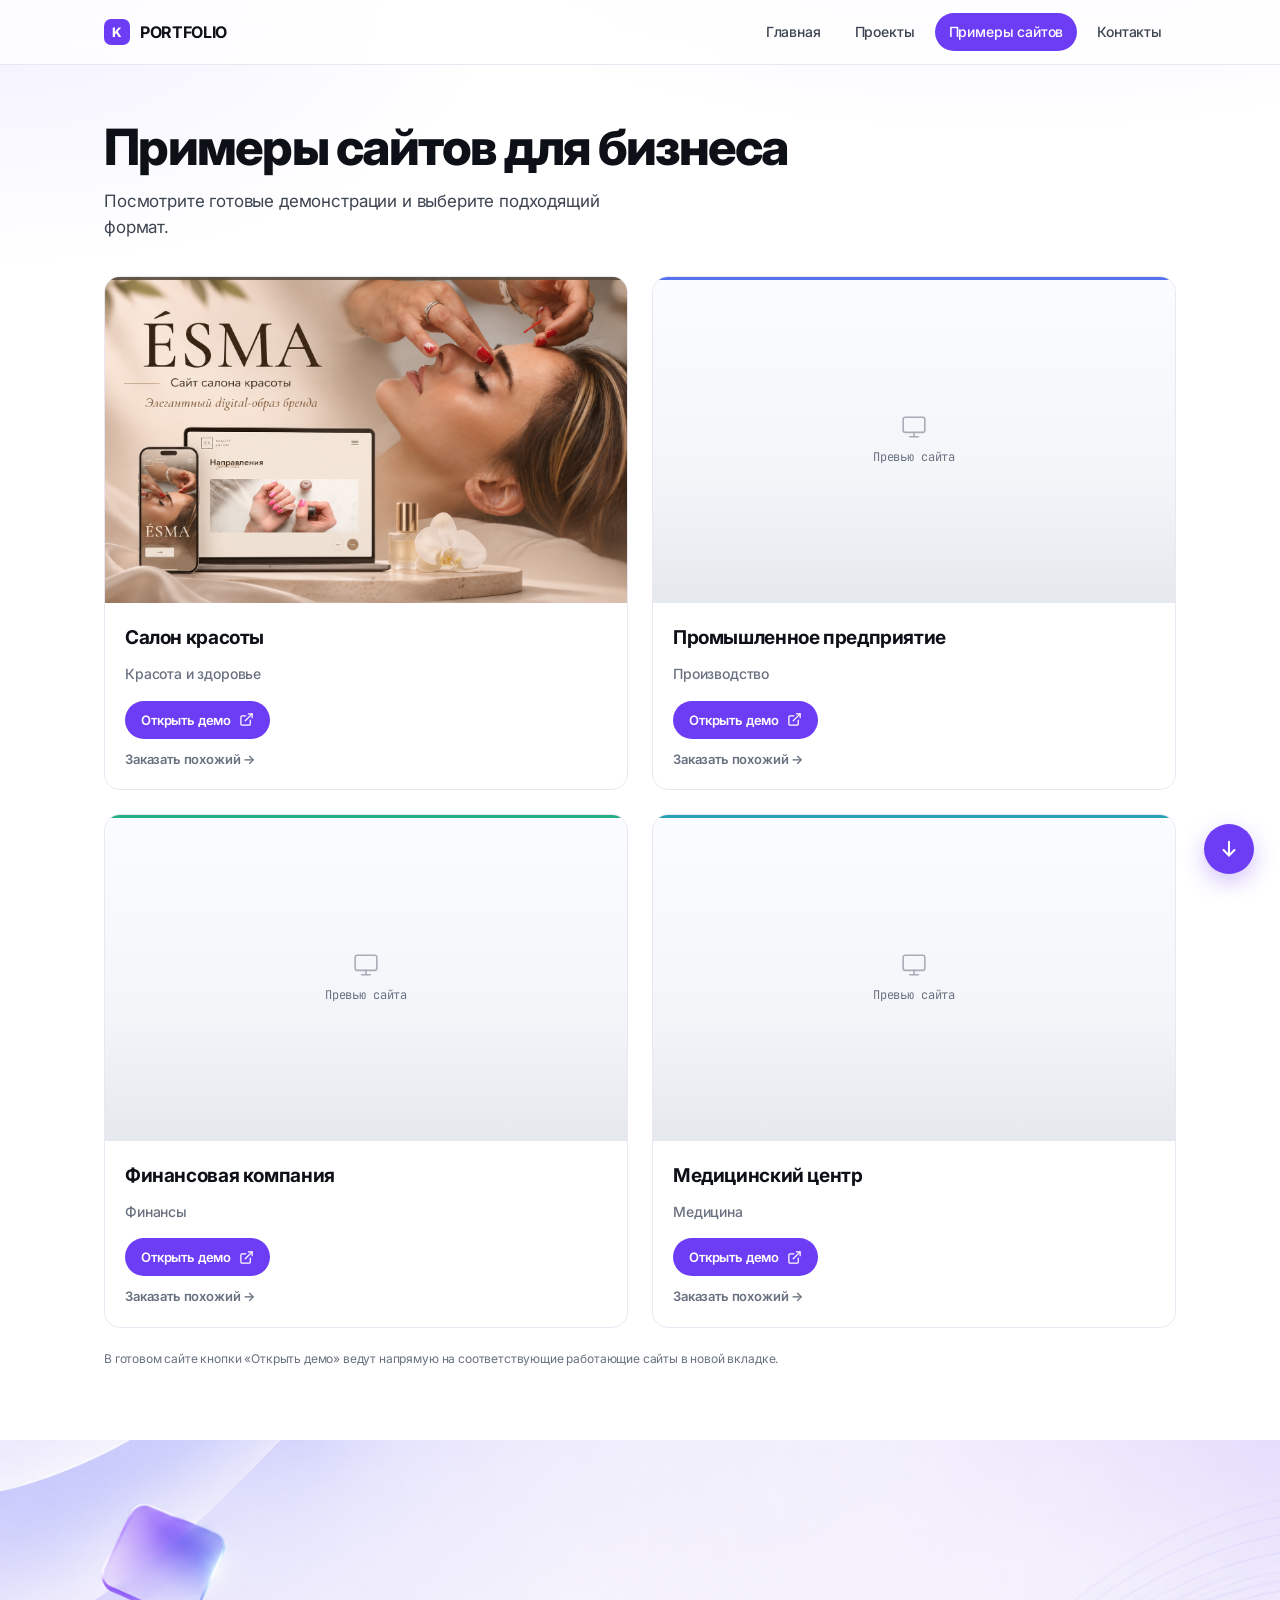
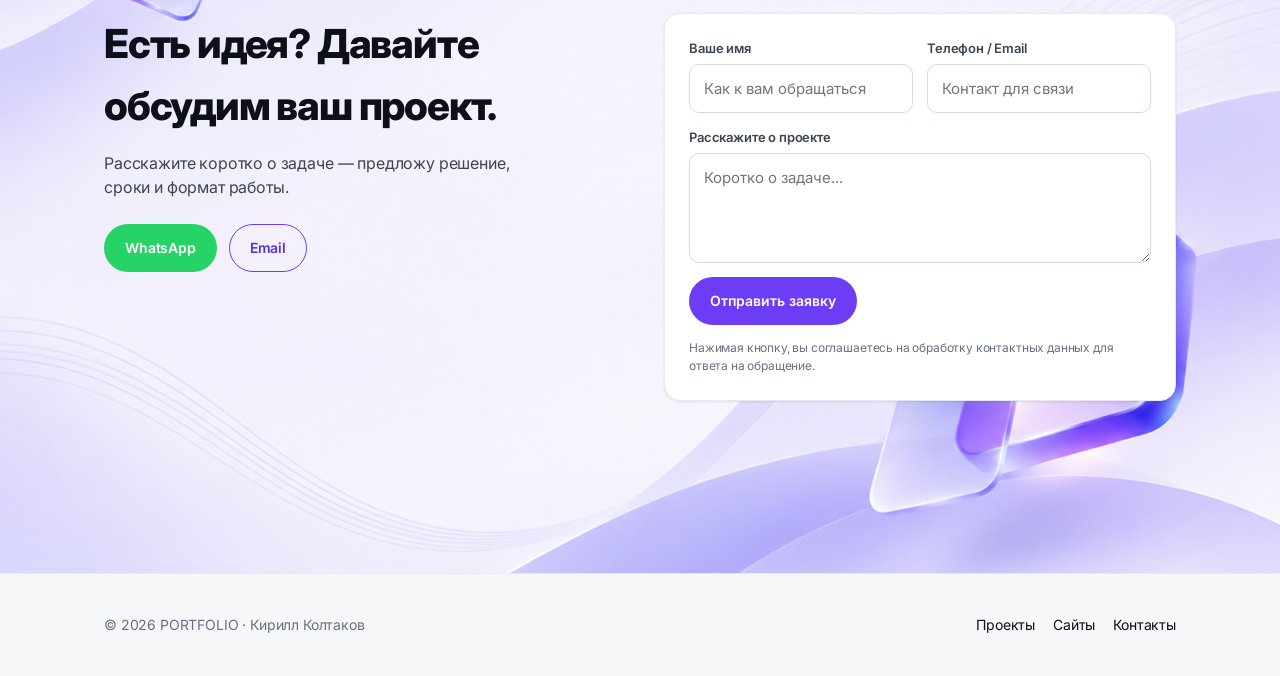
<file: sites.html>
<!DOCTYPE html>
<html lang="ru">
<head>
  <meta charset="UTF-8">
  <meta name="viewport" content="width=device-width, initial-scale=1">
  <title>Примеры продающих сайтов — Портфолио</title>
  <meta name="description" content="Готовые демонстрации продающих сайтов для бизнеса: строительство, производство, медицина, финансы и другие направления.">
  <link rel="preconnect" href="https://fonts.googleapis.com">
  <link rel="preconnect" href="https://fonts.gstatic.com" crossorigin>
  <link href="https://fonts.googleapis.com/css2?family=Inter:wght@400;500;600;700;800&family=JetBrains+Mono:wght@400;500&display=swap" rel="stylesheet">
  <link rel="stylesheet" href="assets/css/styles.css">
  <link rel="stylesheet" href="assets/css/components.css">
</head>
<body>

  <header class="site-header">
    <div class="container nav">
      <a class="brand" href="index.html"><span class="brand-mark">K</span> PORTFOLIO</a>
      <nav class="nav-links" id="nav-links">
        <a href="index.html">Главная</a>
        <a href="projects.html">Проекты</a>
        <a href="sites.html" class="is-active">Примеры сайтов</a>
        <a href="index.html#contact">Контакты</a>
      </nav>
      <button class="nav-toggle" id="nav-toggle" aria-label="Меню"><span></span></button>
    </div>
  </header>

  <section class="page-head">
    <div class="container">
      <!-- <div class="crumbs"><a href="index.html">Каталог</a> / Продающие сайты</div> -->
      <h1>Примеры сайтов для бизнеса</h1>
      <p>Посмотрите готовые демонстрации и выберите подходящий формат.</p>
    </div>
  </section>

  <section style="padding-top:28px">
    <div class="container">
      <div class="grid-2" id="sites-grid"></div>
      <p class="form-note" style="margin-top:22px">В готовом сайте кнопки «Открыть демо» ведут напрямую на соответствующие работающие сайты в новой вкладке.</p>
    </div>
  </section>

<!-- КОНТАКТЫ -->
  <div class="contact-footer">
    <section class="contact" id="contact">
      <div class="container">
        <div class="contact-wrap">
          <div class="reveal">
            <h2>Есть идея? Давайте обсудим ваш проект.</h2>
            <p>Расскажите коротко о задаче — предложу решение, сроки и формат работы.</p>
            <div class="contact-direct">
              <a class="btn btn-wa" data-wa href="#" target="_blank" rel="noopener">WhatsApp</a>
              <!-- <a class="btn btn-tg" data-tg href="#" target="_blank" rel="noopener">Telegram</a> -->
              <a class="btn btn-ghost" data-email href="#">Email</a>
            </div>
          </div>
          <form class="form reveal" id="contact-form" novalidate>
            <div class="row">
              <div class="field"><label for="f-name">Ваше имя</label><input class="input" id="f-name" name="name" type="text" placeholder="Как к вам обращаться"></div>
              <div class="field"><label for="f-contact">Телефон / Email</label><input class="input" id="f-contact" name="contact" type="text" placeholder="Контакт для связи"></div>
            </div>
            <div class="field"><label for="f-message">Расскажите о проекте</label><textarea class="textarea" id="f-message" name="message" placeholder="Коротко о задаче..."></textarea></div>
            <!-- honeypot -->
            <input type="text" id="f-website" name="website" tabindex="-1" autocomplete="off" style="position:absolute;left:-9999px" aria-hidden="true">
            <div style="display:flex;align-items:center;gap:14px;flex-wrap:wrap">
              <button class="btn btn-primary" type="submit">Отправить заявку</button>
              <span class="form-ok" id="form-ok">Открываю WhatsApp — отправьте сообщение, и я свяжусь с вами.</span>
            </div>
            <div class="form-note">Нажимая кнопку, вы соглашаетесь на обработку контактных данных для ответа на обращение.</div>
          </form>
        </div>
      </div>
    </section>

    <!-- ФУТЕР -->
    <footer class="site-footer">
      <div class="container footer-inner">
        <div class="muted">© <span id="year">2026</span> PORTFOLIO · Кирилл Колтаков</div>
        <nav class="footer-links">
          <a href="projects.html">Проекты</a>
          <a href="sites.html">Сайты</a>
          <a href="#contact">Контакты</a>
        </nav>
      </div>
    </footer>
  </div>

  <script src="assets/js/data.js"></script>
  <script src="assets/js/app.js"></script>
</body>
</html>
</file>
<file: assets/css/styles.css>
/* ============================================================
   ПОРТФОЛИО — СВЕТЛАЯ ТЕМА
   Дизайн-система: токены, типографика, компоненты, адаптив
   ============================================================ */

:root {
  /* Палитра (светлая тема) */
  --bg:          #ffffff;
  --bg-soft:     #f6f7f9;
  --surface:     #ffffff;
  --ink:         #0d1117;
  --ink-2:       #3d4552;
  --muted:       #697180;
  --line:        #e9e7f2;
  --line-strong: #d9d5ec;
  --accent:      #6d3cf5;
  --accent-2:    #8b5cff;
  --accent-deep: #5a2fe0;
  --accent-soft: #efeaff;
  --accent-grad: linear-gradient(135deg, #8b5cff, #5a2fe0);
  --ok:          #0ca678;

  /* Типографика */
  --font-sans: "Inter", -apple-system, BlinkMacSystemFont, "Segoe UI", Roboto, "Helvetica Neue", Arial, sans-serif;
  --font-mono: "JetBrains Mono", ui-monospace, SFMono-Regular, "SF Mono", Menlo, Consolas, monospace;

  /* Радиусы и тени */
  --r-sm: 10px;
  --r-md: 16px;
  --r-lg: 22px;
  --shadow-sm: 0 1px 2px rgba(13,17,23,.04), 0 1px 3px rgba(13,17,23,.06);
  --shadow-md: 0 6px 24px rgba(13,17,23,.08);
  --shadow-lg: 0 18px 48px rgba(13,17,23,.12);

  /* Сетка */
  --maxw: 1120px;
  --gap:  24px;
}

/* ---------- Сброс ---------- */
*, *::before, *::after { box-sizing: border-box; }
* { margin: 0; }
html { scroll-behavior: smooth; -webkit-text-size-adjust: 100%; }
body {
  font-family: var(--font-sans);
  background:
    radial-gradient(1200px 520px at 78% -8%, #efe9ff 0%, rgba(239,233,255,0) 60%),
    radial-gradient(900px 480px at 0% 0%, #f3f0ff 0%, rgba(243,240,255,0) 55%),
    var(--bg);
  color: var(--ink);
  line-height: 1.55;
  font-size: 16px;
  letter-spacing: -0.01em;
  -webkit-font-smoothing: antialiased;
  text-rendering: optimizeLegibility;
}
img, svg { display: block; max-width: 100%; }
a { color: inherit; text-decoration: none; }
button { font: inherit; cursor: pointer; }
ul { list-style: none; padding: 0; }

/* ---------- Контейнер ---------- */
.container { width: 100%; max-width: var(--maxw); margin: 0 auto; padding: 0 24px; }

/* ---------- Шапка / навигация ---------- */
.site-header {
  position: sticky; top: 0; z-index: 50;
  background: rgba(255,255,255,.78);
  backdrop-filter: saturate(180%) blur(14px);
  -webkit-backdrop-filter: saturate(180%) blur(14px);
  border-bottom: 1px solid var(--line);
}
.nav {
  display: flex; align-items: center; justify-content: space-between;
  height: 64px; gap: 20px;
}
.brand { display: flex; align-items: center; gap: 10px; font-weight: 700; letter-spacing: -0.02em; }
.brand-mark {
  width: 26px; height: 26px; border-radius: 7px;
  background: var(--accent); color: #fff;
  display: grid; place-items: center; font-size: 13px; font-weight: 800;
}
.nav-links { display: flex; align-items: center; gap: 6px; }
.nav-links a {
  padding: 8px 14px; border-radius: 999px; font-size: 14px; font-weight: 500;
  color: var(--ink-2); transition: background .18s ease, color .18s ease;
}
.nav-links a:hover { background: var(--bg-soft); color: var(--ink); }
.nav-links a.is-active { background: var(--accent); color: #fff; }

.nav-toggle { display: none; width: 40px; height: 40px; border: 1px solid var(--line); background: #fff; border-radius: 10px; align-items: center; justify-content: center; }
.nav-toggle span { position: relative; width: 18px; height: 2px; background: var(--ink); display: block; }
.nav-toggle span::before, .nav-toggle span::after { content: ""; position: absolute; left: 0; width: 18px; height: 2px; background: var(--ink); }
.nav-toggle span::before { top: -6px; } .nav-toggle span::after { top: 6px; }

/* ---------- Кнопки ---------- */
.btn {
  display: inline-flex; align-items: center; gap: 8px;
  padding: 12px 20px; border-radius: 999px; font-size: 14px; font-weight: 600;
  border: 1px solid transparent; transition: transform .15s ease, background .18s ease, box-shadow .18s ease, border-color .18s ease;
  white-space: nowrap;
}
.btn:active { transform: translateY(1px); }
.btn-primary { background: var(--accent); color: #fff; }
.btn-primary:hover { background: var(--accent-deep); }
.btn-ghost { background: transparent; color: var(--accent-deep); border-color: var(--accent); }
.btn-ghost:hover { border-color: var(--accent); color: var(--accent); }
.btn-accent { background: var(--accent); color: #fff; }
.btn-accent:hover { background: var(--accent-deep); }
.btn-wa { background: #25d366; color: #fff; }
.btn-tg { background: #2aabee; color: #fff; }
.btn-sm { padding: 9px 16px; font-size: 13px; }
.btn-full { width: 100%; justify-content: center; }

/* ---------- Секции и заголовки ---------- */
section { padding: 72px 0; }
.section-label {
  font-family: var(--font-mono); font-size: 12px; letter-spacing: .08em;
  color: var(--muted); text-transform: uppercase; margin-bottom: 16px;
  display: flex; align-items: center; gap: 10px;
}
.section-label::before { content: ""; width: 22px; height: 1px; background: var(--line-strong); }
.section-head { display: flex; align-items: flex-end; justify-content: space-between; gap: 20px; margin-bottom: 36px; flex-wrap: wrap; }
.section-head h2 { font-size: clamp(26px, 3.5vw, 38px); line-height: 1.08; letter-spacing: -0.03em; font-weight: 800; }
.link-more { font-size: 14px; font-weight: 600; color: var(--accent); display: inline-flex; align-items: center; gap: 6px; }
.link-more:hover { gap: 10px; }

/* ---------- Hero ---------- */
.hero { padding: 84px 0 40px; }
.hero-inner { max-width: 820px; }
.hero h1 {
  font-size: clamp(34px, 6vw, 62px); line-height: 1.02; letter-spacing: -0.04em;
  font-weight: 800; margin-bottom: 22px;
}
.hero h1 .grad { color: var(--accent); }
.hero p.lead { font-size: clamp(17px, 2.2vw, 20px); color: var(--ink-2); max-width: 620px; margin-bottom: 30px; }
.hero-actions { display: flex; gap: 12px; flex-wrap: wrap; }

.hero-visual {
  margin-top: 48px; height: clamp(200px, 34vw, 360px); border-radius: var(--r-lg);
  border: 1px solid var(--line); background:
    radial-gradient(900px 300px at 15% 0%, var(--accent-soft), transparent 60%),
    linear-gradient(180deg, #fbfcfe, #f3f5f9);
  position: relative; overflow: hidden;
  display: grid; place-items: center;
}
.hero-visual .grid-dots {
  position: absolute; inset: 0;
  background-image: radial-gradient(var(--line-strong) 1px, transparent 1px);
  background-size: 26px 26px; opacity: .5; mask-image: radial-gradient(circle at 50% 40%, #000, transparent 75%);
}
.hero-visual .badge { position: relative; font-family: var(--font-mono); font-size: 13px; color: var(--muted); border: 1px dashed var(--line-strong); padding: 10px 18px; border-radius: 999px; background: rgba(255,255,255,.6); }

/* ---------- Сетки карточек ---------- */
.grid-2 { display: grid; grid-template-columns: repeat(2, 1fr); gap: var(--gap); }

/* ---------- Карточка проекта ---------- */
.card {
  background: var(--surface); border: 1px solid var(--line); border-radius: var(--r-md);
  overflow: hidden; display: flex; flex-direction: column;
  transition: transform .2s ease, box-shadow .25s ease, border-color .2s ease;
}
.card:hover { transform: translateY(-4px); border-color: var(--line-strong); }
.card-cover {
  position: relative; aspect-ratio: 16/9; background: var(--bg-soft);
  display: grid; place-items: center; overflow: hidden;
}
.card-cover img { width: 100%; height: 100%; object-fit: cover; }
.card-cover .ph {
  display: flex; flex-direction: column; align-items: center; gap: 8px;
  color: var(--muted); font-size: 12px; font-family: var(--font-mono);
}
.card-cover .ph svg { opacity: .55; }
.card-cover::after { content: ""; position: absolute; inset: 0; background: linear-gradient(180deg, transparent 60%, rgba(13,17,23,.04)); pointer-events: none; }
.card-accent { position: absolute; left: 0; top: 0; height: 3px; width: 100%; background: var(--accent); opacity: .9; }

.card-body { padding: 20px; display: flex; flex-direction: column; gap: 10px; flex: 1; }
.card-badges { display: flex; align-items: center; gap: 8px; flex-wrap: wrap; }
.chip { font-size: 12px; font-weight: 600; padding: 4px 10px; border-radius: 999px; background: var(--bg-soft); color: var(--ink-2); border: 1px solid var(--line); }
.chip-status { background: var(--accent-soft); color: var(--accent); border-color: transparent; }
.chip-status[data-s="Прототип"] { background: #fff4e6; color: #e8590c; }
.chip-status[data-s="Концепция"] { background: #f3f0ff; color: #7048e8; }
.card h3 { font-size: 19px; font-weight: 700; letter-spacing: -0.02em; }
.card .tagline { font-size: 14px; color: var(--muted); font-weight: 500; }
.card .desc { font-size: 14px; color: var(--ink-2); line-height: 1.5; }
.card-foot { margin-top: auto; padding-top: 6px; }
.card-link { font-size: 14px; font-weight: 600; color: var(--ink); display: inline-flex; align-items: center; gap: 6px; }
.card:hover .card-link { color: var(--accent); }
.card-link svg { transition: transform .18s ease; }
.card:hover .card-link svg { transform: translate(2px, -2px); }

/* клик по всей карточке */
.card-click { cursor: pointer; }

/* ---------- Карточка сайта (демо) ---------- */
.site-card .card-cover { aspect-ratio: 16/10; background: linear-gradient(180deg, #fbfcfe, #eef1f6); }
.site-card .card-foot { display: flex; flex-direction: column; gap: 10px; }
.site-actions { display: flex; gap: 10px; flex-wrap: wrap; }
.order-link { font-size: 13px; font-weight: 600; color: var(--muted); }
.order-link:hover { color: var(--accent); }

/* ---------- Компетенции и технологии ---------- */
.about { background: #F3F1FD; border-top: 1px solid var(--line); border-bottom: 1px solid var(--line); }
.about-grid { display: grid; grid-template-columns: minmax(0, 0.8fr) minmax(0, 1.45fr); gap: clamp(24px, 3.5vw, 48px); align-items: center; }
.about h2 { font-size: clamp(27px, 3.4vw, 40px); letter-spacing: -0.03em; font-weight: 800; margin-bottom: 16px; }
.about-left p { color: var(--ink-2); font-size: 16px; max-width: 440px; }
.about-points { display: grid; gap: 16px; margin-top: 24px; }
.about-points .pt { display: flex; gap: 14px; align-items: flex-start; }
.about-points .pt-ic { width: 40px; height: 40px; border-radius: 12px; background: #fff; border: 1px solid var(--line); color: var(--accent); display: grid; place-items: center; flex: none; }
.about-points b { font-weight: 650; }
.about-points span { color: var(--muted); font-size: 14px; }

.tech-stack { display: grid; gap: 10px; }
.stack-row { display: flex; align-items: center; gap: 16px; background: #fff; border: 1px solid var(--line); border-radius: 15px; padding: 13px 18px; }
.stack-row .s-ic { width: 40px; height: 40px; border-radius: 11px; background: var(--accent-soft); color: var(--accent); display: grid; place-items: center; flex: none; }
.stack-row .s-meta { flex: 0 1 auto; min-width: 140px; }
.stack-row .s-meta b { font-size: 15px; font-weight: 700; letter-spacing: -0.01em; display: block; }
.stack-row .s-meta span { font-size: 12.5px; color: var(--muted); }
.stack-row .s-chips { margin-left: auto; padding-left: 16px; display: flex; gap: 7px; flex-wrap: wrap; justify-content: flex-end; }
.tech-chip { display: inline-flex; align-items: center; gap: 6px; padding: 5px 10px; border-radius: 999px; background: #f7f6fd; border: 1px solid var(--line); font-size: 12px; font-weight: 600; color: var(--ink); white-space: nowrap; }
.tech-chip .b { width: 8px; height: 8px; border-radius: 50%; flex: none; }

@media (max-width: 680px) {
  .stack-row { flex-wrap: wrap; }
  .stack-row .s-chips { margin-left: 56px; padding-left: 0; width: 100%; justify-content: flex-start; margin-top: 8px; }
}

/* ============================================================
   ТИПЫ РАЗРАБОТКИ
   ============================================================ */
.formats { background: #FBFAFF url("../img/formats-bg.png") center / cover no-repeat; border-top: 1px solid var(--line); border-bottom: 1px solid var(--line); }
.accent-text { color: var(--accent); }
.formats-head { max-width: 820px; margin-bottom: clamp(24px, 3.5vh, 40px); }
.formats-head h2 { font-size: clamp(27px, 3.5vw, 42px); font-weight: 800; letter-spacing: -0.03em; line-height: 1.08; }
.formats-head p { color: var(--ink-2); font-size: clamp(15px, 1.7vw, 17px); margin-top: 14px; max-width: 720px; }

.types-grid { display: grid; grid-template-columns: 0.95fr 1.3fr; grid-template-rows: 1fr 1fr; gap: 20px; }
.type-card.tall { grid-row: 1 / span 2; }

.type-card { background: #fff; border: 1px solid var(--line); border-radius: 20px; padding: 22px; display: flex; flex-direction: column; box-shadow: var(--shadow-sm); }
.type-head { display: flex; gap: 14px; align-items: flex-start; margin-bottom: 16px; }
.type-ic { width: 46px; height: 46px; border-radius: 13px; background: var(--accent); color: #fff; display: grid; place-items: center; flex: none; }
.type-head h3 { font-size: 20px; font-weight: 800; letter-spacing: -0.02em; }
.type-head p { font-size: 13.5px; color: var(--muted); margin-top: 3px; line-height: 1.4; }

.type-img { background: linear-gradient(180deg, #f3f1fd, #eceaf8); border: 1px solid var(--line); border-radius: 14px; display: grid; place-items: center; color: var(--muted); font-family: var(--font-mono); font-size: 12px; min-height: 140px; }
.type-img-tall { flex: 1 1 auto; min-height: 200px; margin-bottom: 18px; }

.type-body { display: flex; gap: 20px; align-items: stretch; flex: 1; }
.type-body .type-img { flex: 0 0 42%; min-height: 150px; }
.type-body .type-list { flex: 1; align-self: center; }

.type-list { display: grid; gap: 12px; margin: 0; }
.type-list li { display: flex; gap: 11px; align-items: flex-start; font-size: 14.5px; color: var(--ink-2); line-height: 1.4; }
.type-list .chk { width: 22px; height: 22px; border-radius: 50%; background: var(--accent-soft); color: var(--accent); display: grid; place-items: center; flex: none; margin-top: 1px; }

@media (max-width: 860px) {
  .types-grid { grid-template-columns: 1fr; grid-template-rows: auto; }
  .type-card.tall { grid-row: auto; }
}
@media (max-width: 560px) {
  .type-body { flex-direction: column; gap: 16px; }
  .type-body .type-img { flex: none; width: 100%; }
}

/* Фон блока контактов (подвал остаётся серым) */
#contact { background: url("../img/contact-bg.png") center / cover no-repeat; }

/* Контакты + подвал вместе на всю высоту (ПК/планшет) */
@media (min-width: 921px) {
  .contact-footer { min-height: calc(100vh - 64px); display: flex; flex-direction: column; }
  .contact-footer > .contact { flex: 1; display: flex; align-items: center; }
  .contact-footer > .contact > .container { width: 100%; }
}

/* ---------- Контакты / форма ---------- */
.contact-wrap { display: grid; grid-template-columns: 1fr 1fr; gap: 48px; align-items: start; }
.contact h2 { font-size: clamp(26px, 3.6vw, 40px); letter-spacing: -0.03em; font-weight: 800; margin-bottom: 14px; }
.contact p { color: var(--ink-2); max-width: 420px; margin-bottom: 24px; }
.contact-direct { display: flex; gap: 12px; flex-wrap: wrap; }
.form { display: grid; gap: 14px; background: var(--surface); border: 1px solid var(--line); padding: 24px; border-radius: var(--r-md); box-shadow: var(--shadow-sm); }
.form .row { display: grid; grid-template-columns: 1fr 1fr; gap: 14px; }
.field { display: grid; gap: 6px; }
.field label { font-size: 13px; font-weight: 600; color: var(--ink-2); }
.input, .textarea {
  width: 100%; padding: 12px 14px; border: 1px solid var(--line-strong); border-radius: var(--r-sm);
  background: #fff; font: inherit; font-size: 15px; color: var(--ink); transition: border-color .15s ease, box-shadow .15s ease;
}
.input:focus, .textarea:focus { outline: none; border-color: var(--accent); box-shadow: 0 0 0 4px var(--accent-soft); }
.textarea { resize: vertical; min-height: 110px; }
.form-note { font-size: 12px; color: var(--muted); }
.form-ok { font-size: 14px; color: var(--ok); font-weight: 600; display: none; }
.form-ok.show { display: block; }
.field-error { border-color: #e03131 !important; box-shadow: 0 0 0 4px #ffe3e3 !important; }

/* ---------- Фильтры ---------- */
.filters { display: flex; flex-wrap: wrap; gap: 10px; margin-bottom: 32px; }
.filter-btn {
  padding: 9px 16px; border-radius: 999px; font-size: 14px; font-weight: 600;
  background: #fff; border: 1px solid var(--accent); color: var(--accent);
  transition: all .15s ease;
}
.filter-btn:hover { border-color: var(--accent-deep); color: var(--accent-deep); }
.filter-btn.is-active { background: var(--accent); color: #fff; border-color: var(--accent); }

/* ---------- Хлебные крошки / страница-заголовок ---------- */
.page-head { padding: 56px 0 8px; }
.crumbs { font-family: var(--font-mono); font-size: 12px; letter-spacing: .06em; text-transform: uppercase; color: var(--muted); margin-bottom: 14px; }
.crumbs a:hover { color: var(--accent); }
.page-head h1 { font-size: clamp(30px, 5vw, 50px); letter-spacing: -0.035em; font-weight: 800; line-height: 1.05; }
.page-head p { color: var(--ink-2); font-size: 17px; margin-top: 14px; max-width: 560px; }

/* ---------- Детальная страница проекта ---------- */
.project-hero { padding-top: 32px; }
.crumbs .crumb-back { display: inline-flex; align-items: center; gap: 6px; color: var(--ink-2); font-weight: 600; }
.crumbs .crumb-back:hover { color: var(--accent); }
.crumbs .crumb-sep { color: var(--line-strong); margin: 0 2px; }
.project-head { display: flex; justify-content: space-between; align-items: flex-start; gap: 24px; flex-wrap: wrap; margin: 14px 0 4px; }
.project-head h1 { font-size: clamp(30px, 5vw, 48px); letter-spacing: -0.035em; font-weight: 800; line-height: 1.05; }
.project-tagline { color: var(--ink-2); font-size: 18px; margin-top: 10px; max-width: 620px; }
.project-badges { display: flex; gap: 10px; flex-wrap: wrap; padding-top: 8px; }

.project-cover {
  margin: 22px 0 8px; border-radius: var(--r-lg);
  border: 1px solid var(--line); overflow: hidden;
  background: linear-gradient(180deg, #fbfcfe, #eef1f6);
}
.project-cover img { width: 100%; height: auto; display: block; }
.project-cover .ph { color: var(--muted); font-family: var(--font-mono); font-size: 13px; min-height: 280px; display: grid; place-items: center; }

.project-content { padding-top: clamp(6px, 1.5vh, 16px); }
.project-grid { display: grid; grid-template-columns: 1.4fr 1fr; gap: 48px; align-items: start; }
.prose h3 { font-size: 20px; font-weight: 700; letter-spacing: -0.02em; margin: 26px 0 14px; }
.prose > h3:first-child { margin-top: 0; }
.prose p { color: var(--ink-2); }
.project-cols { display: grid; grid-template-columns: 1fr 1fr; gap: 28px; margin-top: 8px; }
.project-cols h3 { margin-top: 0; }
.feature-list { display: grid; gap: 12px; margin-top: 4px; }
.feature-list li { display: flex; gap: 12px; align-items: flex-start; color: var(--ink-2); }
.feature-list li .ic { margin-top: 2px; color: var(--accent); flex: none; }
.task-list { display: grid; gap: 10px; }
.task-list li { padding: 13px 16px; background: #eefaf3; border: 1px solid #d3eede; border-radius: var(--r-sm); font-size: 15px; color: var(--ink); }
.side-card { position: sticky; top: 84px; background: var(--surface); border: 1px solid var(--line); border-radius: var(--r-md); padding: 22px; box-shadow: var(--shadow-sm); display: grid; gap: 16px; }
.side-card h4 { font-size: 13px; text-transform: uppercase; letter-spacing: .06em; color: var(--muted); font-family: var(--font-mono); }
.tech-mini { display: flex; flex-wrap: wrap; gap: 8px; }
.tech-mini span { font-size: 13px; padding: 6px 12px; border-radius: 999px; background: var(--bg-soft); border: 1px solid var(--line); color: var(--ink-2); font-weight: 500; }

/* Галерея в стиле masonry */
.gallery { column-count: 2; column-gap: 16px; margin-top: 10px; }
.gallery .shot { break-inside: avoid; margin-bottom: 16px; border-radius: var(--r-sm); border: 1px solid var(--line); background: var(--bg-soft); overflow: hidden; cursor: zoom-in; display: block; transition: transform .18s ease, box-shadow .2s ease; }
.gallery .shot:hover { transform: translateY(-2px); box-shadow: var(--shadow-md); }
.gallery .shot img { width: 100%; height: auto; display: block; }
.gallery .shot.ph-shot { aspect-ratio: 16/10; display: grid; place-items: center; color: var(--muted); cursor: default; }
@media (max-width: 680px) { .gallery { column-count: 1; } .project-cols { grid-template-columns: 1fr; } }

/* Лайтбокс */
.lightbox { position: fixed; inset: 0; z-index: 200; background: rgba(13,17,23,.85); display: none; align-items: center; justify-content: center; padding: 28px; cursor: zoom-out; }
.lightbox.open { display: flex; }
.lightbox img { max-width: 94vw; max-height: 90vh; border-radius: 10px; box-shadow: 0 24px 70px rgba(0,0,0,.55); }
.lightbox .lb-close { position: absolute; top: 18px; right: 22px; width: 44px; height: 44px; border-radius: 50%; background: rgba(255,255,255,.15); color: #fff; border: none; font-size: 24px; line-height: 1; cursor: pointer; display: grid; place-items: center; }
.lightbox .lb-close:hover { background: rgba(255,255,255,.28); }

.next-projects { border-top: 1px solid var(--line); }

/* ---------- Футер ---------- */
.site-footer { border-top: 1px solid var(--line); padding: 40px 0; background: var(--bg-soft); }
.footer-inner { display: flex; align-items: center; justify-content: space-between; gap: 20px; flex-wrap: wrap; }
.footer-inner .muted { color: var(--muted); font-size: 14px; }
.footer-links { display: flex; gap: 18px; font-size: 14px; }
.footer-links a:hover { color: var(--accent); }

/* ---------- Анимация появления ---------- */
.reveal { opacity: 0; transform: translateY(16px); transition: opacity .6s ease, transform .6s ease; }
.reveal.in { opacity: 1; transform: none; }
@media (prefers-reduced-motion: reduce) { .reveal { opacity: 1; transform: none; transition: none; } html { scroll-behavior: auto; } }

/* ---------- Адаптив ---------- */
@media (max-width: 860px) {
  .about-grid, .contact-wrap, .project-grid { grid-template-columns: 1fr; gap: 28px; }
  .side-card { position: static; }
  .gallery { grid-template-columns: 1fr; }
}
@media (max-width: 680px) {
  section { padding: 52px 0; }
  .grid-2 { grid-template-columns: 1fr; }
  .nav-links { display: none; position: absolute; top: 64px; left: 0; right: 0; flex-direction: column; background: #fff; border-bottom: 1px solid var(--line); padding: 10px 24px 18px; gap: 4px; box-shadow: var(--shadow-md); }
  .nav-links.open { display: flex; }
  .nav-links a { width: 100%; }
  .nav-toggle { display: inline-flex; }
  .form .row { grid-template-columns: 1fr; }
  .hero-actions .btn { flex: 1; justify-content: center; }
}

/* ============================================================
   HERO В СТИЛЕ РЕФЕРЕНСА (фиолет + 3D-фигуры)
   ============================================================ */
.hero { position: relative; overflow: hidden;
  background-image: url("../img/hero-bg.png");
  background-repeat: no-repeat; background-position: center right; background-size: cover; }
.hero .container { position: relative; z-index: 1; }
.hero-copy { max-width: 540px; padding: clamp(32px, 4.5vw, 52px) 0 clamp(22px, 3vw, 32px); }
.hero-copy h1 { font-size: clamp(32px, 4.4vw, 50px); line-height: 1.05; letter-spacing: -0.04em; font-weight: 800; margin-bottom: 18px; }
.hero-copy .lead { font-size: clamp(15px, 1.9vw, 18px); color: var(--ink-2); max-width: 500px; margin-bottom: 22px; }

/* Первый экран занимает всю высоту окна (десктоп/планшет) */
@media (min-width: 921px) {
  .hero { min-height: calc(100vh - 64px); display: flex; }
  .hero > .container { display: flex; flex-direction: column; justify-content: center;
    gap: clamp(16px, 2.6vh, 32px); padding-top: clamp(14px, 3vh, 40px); padding-bottom: clamp(14px, 3vh, 40px); }
  .hero-copy { padding: 0; }
  .stats { margin-top: 0; }
  .directions { margin-top: 0; }
}

/* --- Строка статистики --- */
.stats { display: flex; align-items: stretch; margin-top: clamp(16px, 2.2vw, 28px);
  background: rgba(255,255,255,.72); backdrop-filter: blur(14px); -webkit-backdrop-filter: blur(14px);
  border: 1px solid var(--line); border-radius: 20px; padding: 12px 6px; box-shadow: 0 18px 50px rgba(90,47,224,.10); }
.stat { flex: 1; display: flex; align-items: center; gap: 13px; padding: 5px 20px; position: relative; }
.stat + .stat::before { content: ""; position: absolute; left: 0; top: 14%; height: 72%; width: 1px; background: var(--line); }
.stat .ic { width: 38px; height: 38px; border-radius: 11px; background: var(--accent-soft); color: var(--accent); display: grid; place-items: center; flex: none; }
.stat b { font-size: 19px; font-weight: 800; letter-spacing: -0.02em; line-height: 1.1; display: block; }
.stat span { font-size: 12.5px; color: var(--muted); line-height: 1.35; }

/* --- Карточки направлений --- */
.directions { display: grid; grid-template-columns: repeat(4, 1fr); gap: 18px; margin-top: clamp(14px, 1.8vw, 20px); }
.dir-card { background: var(--surface); border: 1px solid var(--line); border-radius: 18px; padding: 16px 16px 17px;
  box-shadow: var(--shadow-sm); transition: transform .2s ease, box-shadow .25s ease, border-color .2s ease; }
.dir-card:hover { transform: translateY(-4px); box-shadow: var(--shadow-lg); border-color: var(--line-strong); }
.dir-icon { width: 38px; height: 38px; border-radius: 11px; background: var(--accent-soft); color: var(--accent); display: grid; place-items: center; margin-bottom: 10px; }
.dir-card h3 { font-size: 15.5px; font-weight: 700; letter-spacing: -0.02em; margin-bottom: 6px; }
.dir-card p { font-size: 13px; color: var(--ink-2); line-height: 1.4; }

@media (max-width: 920px) {
  .directions { grid-template-columns: repeat(2, 1fr); }
}
@media (max-width: 680px) {
  .hero { background-position: 72% top; }
  .hero::before { content: ""; position: absolute; inset: 0; z-index: 0;
    background: linear-gradient(180deg, rgba(249,248,255,.86) 0%, rgba(249,248,255,.5) 55%, rgba(249,248,255,.15) 100%); }
  .hero-copy { max-width: 100%; padding: 24px 0 28px; }
  .stats { flex-direction: column; gap: 4px; padding: 10px; }
  .stat { padding: 12px 14px; }
  .stat + .stat::before { left: 14px; right: 14px; top: 0; width: auto; height: 1px; }
  .directions { grid-template-columns: 1fr; }
}

/* Финальная подгонка первого экрана под высоту окна (десктоп/планшет) */
@media (min-width: 921px) {
  .hero > .container { gap: clamp(10px, 1.6vh, 22px); padding-top: clamp(10px, 2vh, 28px); padding-bottom: clamp(10px, 2vh, 28px); }
  .hero-copy { padding: 0; }
  .stats { margin-top: 0; }
  .directions { margin-top: 0; }
}

/* ============================================================
   ПОЛНОЭКРАННАЯ СЕКЦИЯ + СЛАЙДЕР + КНОПКА ПРОКРУТКИ
   ============================================================ */
/* По умолчанию (мобильные) — обычный поток, без растягивания на экран */
.section-full { padding: clamp(40px, 9vw, 64px) 0; }
.section-full .section-head { margin-bottom: clamp(20px, 3vh, 32px); }

/* Полноэкранный режим только на ПК/планшете */
@media (min-width: 921px) {
  .section-full { min-height: calc(100vh - 64px); display: flex; flex-direction: column; justify-content: center; padding: clamp(32px, 5vh, 56px) 0; }
  #demo-sites.section-full { justify-content: flex-start; padding-top: clamp(36px, 7vh, 88px); }
}

/* Фон блока «Избранные проекты» */
#projects { background: #F6F3FD; }

/* Фон блока «Примеры продающих сайтов» */
#demo-sites { background-image: url("../img/section-bg.png"); background-repeat: no-repeat; background-position: center; background-size: cover; }

/* Слайдер */
.slider { position: relative; }
.slider-viewport { overflow: hidden; padding: 8px; margin: -8px; }
.slider-track { display: flex; gap: var(--gap); transition: transform .6s cubic-bezier(.22,.61,.36,1); will-change: transform; }
.slider-track > .card { flex: 0 0 calc((100% - var(--gap)) / 2); }
.slider-btn { position: absolute; top: 46%; transform: translateY(-50%); z-index: 6;
  width: 46px; height: 46px; border-radius: 50%; background: #fff; border: 1px solid var(--line-strong);
  display: grid; place-items: center; color: var(--ink); cursor: pointer;
  transition: border-color .15s ease, color .15s ease, background .15s ease; }
.slider-btn:hover { border-color: var(--accent); color: var(--accent); }
.slider-btn.prev { left: -16px; }
.slider-btn.next { right: -16px; }
.slider-dots { display: flex; gap: 8px; justify-content: center; margin-top: clamp(18px, 2.5vh, 28px); }
.slider-dots button { width: 8px; height: 8px; padding: 0; border: none; border-radius: 999px; background: var(--line-strong); cursor: pointer; transition: width .25s ease, background .2s ease; }
.slider-dots button.active { width: 26px; background: var(--accent); }

/* Плавающая кнопка прокрутки */
.scroll-nav { position: fixed; right: 26px; bottom: 26px; z-index: 70;
  width: 50px; height: 50px; border-radius: 50%; background: var(--accent); color: #fff; border: none; cursor: pointer;
  display: grid; place-items: center; box-shadow: 0 8px 22px rgba(109,60,245,.3);
  transition: transform .2s ease, background .2s ease; }
.scroll-nav:hover { transform: translateY(-3px); background: var(--accent-deep); }

@media (min-width: 1240px) {
  .slider-btn.prev { left: -68px; }
  .slider-btn.next { right: -68px; }
}
@media (max-width: 680px) {
  .slider-track > .card { flex-basis: 100%; }
  .slider-btn { display: none; }
  .slider-track { touch-action: pan-y; }
  .scroll-nav { right: 16px; bottom: 16px; }
}
</file>
<file: assets/css/components.css>
/* ============================================================
   Компонентные классы (атомы дизайна). Раскладка — в разметке
   на Tailwind-утилитах. Здесь только повторяемые компоненты.
   ============================================================ */

/* ---- База ---- */
body { background: radial-gradient(1200px 520px at 78% -8%, #efe9ff 0, rgba(239,233,255,0) 60%), radial-gradient(900px 480px at 0 0, #f3f0ff 0, rgba(243,240,255,0) 55%), #fff; }
.reveal { opacity: 0; transform: translateY(16px); transition: opacity .6s ease, transform .6s ease; }
.reveal.in { opacity: 1; transform: none; }
@media (prefers-reduced-motion: reduce) { .reveal { opacity: 1; transform: none; transition: none; } .slider-track { transition: none !important; } }

/* ---- Полноэкранная секция ---- */
.section-full { padding: clamp(40px, 9vw, 64px) 0; }
@media (min-width: 921px) {
  .section-full { min-height: calc(100vh - 64px); display: flex; flex-direction: column; justify-content: center; padding: clamp(32px, 5vh, 56px) 0; }
}

/* ---- Подпись секции ---- */
.section-label { font-family: "JetBrains Mono", ui-monospace, monospace; font-size: 12px; letter-spacing: .08em; color: #697180; text-transform: uppercase; margin-bottom: 16px; display: flex; align-items: center; gap: 10px; }
.section-label::before { content: ""; width: 22px; height: 1px; background: #d9d5ec; }

/* ---- Строка статистики ---- */
.stat { flex: 1; display: flex; align-items: center; gap: 13px; padding: 5px 20px; position: relative; }
.stat + .stat::before { content: ""; position: absolute; left: 0; top: 14%; height: 72%; width: 1px; background: #e9e7f2; }
.stat-ic { width: 38px; height: 38px; border-radius: 11px; background: #efeaff; color: #6d3cf5; display: grid; place-items: center; flex: none; font-weight: 700; font-size: 15px; }
.stat-b { font-size: 19px; font-weight: 800; letter-spacing: -0.02em; line-height: 1.1; display: block; }
.stat-s { font-size: 12.5px; color: #697180; line-height: 1.35; }
@media (max-width: 680px) {
  .stat { padding: 12px 14px; }
  .stat + .stat::before { left: 14px; right: 14px; top: 0; width: auto; height: 1px; }
}

/* ---- Карточки направлений ---- */
.dir-card { background: #fff; border: 1px solid #e9e7f2; border-radius: 18px; padding: 16px 16px 17px; box-shadow: 0 1px 2px rgba(13,17,23,.04),0 1px 3px rgba(13,17,23,.06); transition: transform .2s ease, box-shadow .25s ease, border-color .2s ease; }
.dir-card:hover { transform: translateY(-4px); box-shadow: 0 18px 48px rgba(13,17,23,.12); border-color: #d9d5ec; }
.dir-ic { width: 38px; height: 38px; border-radius: 11px; background: #efeaff; color: #6d3cf5; display: grid; place-items: center; margin-bottom: 10px; }
.dir-h { font-size: 15.5px; font-weight: 700; letter-spacing: -0.02em; margin-bottom: 6px; }
.dir-p { font-size: 13px; color: #3d4552; line-height: 1.4; }

/* ---- Пункты «о разработчике» ---- */
.pt-ic { width: 40px; height: 40px; border-radius: 12px; background: #fff; border: 1px solid #e9e7f2; color: #6d3cf5; display: grid; place-items: center; flex: none; }

/* ---- Стек технологий ---- */
.stack-row { display: flex; align-items: center; gap: 16px; background: #fff; border: 1px solid #e9e7f2; border-radius: 15px; padding: 13px 18px; }
.s-ic { width: 40px; height: 40px; border-radius: 11px; background: #efeaff; color: #6d3cf5; display: grid; place-items: center; flex: none; }
.s-meta { flex: 0 1 auto; min-width: 140px; }
.s-b { font-size: 15px; font-weight: 700; letter-spacing: -0.01em; display: block; }
.s-s { font-size: 12.5px; color: #697180; }
.s-chips { margin-left: auto; padding-left: 16px; display: flex; gap: 7px; flex-wrap: wrap; justify-content: flex-end; }
.chip-tech { display: inline-flex; align-items: center; gap: 6px; padding: 5px 10px; border-radius: 999px; background: #f7f6fd; border: 1px solid #e9e7f2; font-size: 12px; font-weight: 600; color: #0d1117; white-space: nowrap; }
.chip-tech .dot { width: 8px; height: 8px; border-radius: 50%; flex: none; }
@media (max-width: 680px) {
  .stack-row { flex-wrap: wrap; }
  .s-chips { margin-left: 56px; padding-left: 0; width: 100%; justify-content: flex-start; margin-top: 8px; }
}

/* ---- Карточки «типы разработки» ---- */
.type-card { background: #fff; border: 1px solid #e9e7f2; border-radius: 20px; padding: 22px; display: flex; flex-direction: column; box-shadow: 0 1px 2px rgba(13,17,23,.04),0 1px 3px rgba(13,17,23,.06); }
.type-head { display: flex; gap: 14px; align-items: flex-start; margin-bottom: 16px; }
.type-ic { width: 46px; height: 46px; border-radius: 13px; background: #6d3cf5; color: #fff; display: grid; place-items: center; flex: none; }
.type-h { font-size: 20px; font-weight: 800; letter-spacing: -0.02em; }
.type-sub { font-size: 13.5px; color: #697180; margin-top: 3px; line-height: 1.4; }
.type-img { background: linear-gradient(180deg, #f3f1fd, #eceaf8); border: 1px solid #e9e7f2; border-radius: 14px; display: grid; place-items: center; color: #697180; font-family: "JetBrains Mono", ui-monospace, monospace; font-size: 12px; min-height: 140px; }
.type-body { display: flex; gap: 20px; align-items: stretch; flex: 1; }
.feat { display: flex; gap: 11px; align-items: flex-start; font-size: 14.5px; color: #3d4552; line-height: 1.4; }
.feat .chk { width: 22px; height: 22px; border-radius: 50%; background: #efeaff; color: #6d3cf5; display: grid; place-items: center; flex: none; margin-top: 1px; font-size: 12px; font-weight: 800; }
@media (max-width: 560px) { .type-body { flex-direction: column; gap: 16px; } .type-body .type-img { flex: none; width: 100%; } }

/* ---- Форма ---- */
.form { display: grid; gap: 14px; background: #fff; border: 1px solid #e9e7f2; padding: 24px; border-radius: 16px; box-shadow: 0 1px 2px rgba(13,17,23,.04),0 1px 3px rgba(13,17,23,.06); }
.lbl { font-size: 13px; font-weight: 600; color: #3d4552; }
.inp { width: 100%; padding: 12px 14px; border: 1px solid #d9d5ec; border-radius: 10px; background: #fff; font: inherit; font-size: 15px; color: #0d1117; transition: border-color .15s ease, box-shadow .15s ease; }
.inp:focus { outline: none; border-color: #6d3cf5; box-shadow: 0 0 0 4px #efeaff; }
.field-error { border-color: #e03131 !important; box-shadow: 0 0 0 4px #ffe3e3 !important; }
.form-ok-show { display: block !important; }

/* ---- Слайдер ---- */
.slider-btn { position: absolute; top: 46%; transform: translateY(-50%); z-index: 6; width: 46px; height: 46px; border-radius: 50%; background: #fff; border: 1px solid #d9d5ec; display: grid; place-items: center; color: #0d1117; cursor: pointer; transition: border-color .15s ease, color .15s ease, background .15s ease; }
.slider-btn:hover { border-color: #6d3cf5; color: #6d3cf5; }
.slider-track > .card { flex: 0 0 calc((100% - 24px) / 2); }
.slider-dot { width: 8px; height: 8px; padding: 0; border: none; border-radius: 999px; background: #d9d5ec; cursor: pointer; transition: width .25s ease, background .2s ease; }
.slider-dot.active { width: 26px; background: #6d3cf5; }
@media (max-width: 680px) { .slider-track > .card { flex-basis: 100%; } }
@media (max-width: 680px) {
  .slider-btn { display: none; }
  .slider-track { touch-action: pan-y; }
}

/* ---- Карточки проектов / сайтов ---- */
.card { background: #fff; border: 1px solid #e9e7f2; border-radius: 16px; overflow: hidden; display: flex; flex-direction: column; transition: transform .2s ease, border-color .2s ease; }
.card:hover { transform: translateY(-4px); border-color: #d9d5ec; }
.card-click { cursor: pointer; }
.card-cover { position: relative; aspect-ratio: 16/9; background: #f6f7f9; display: grid; place-items: center; overflow: hidden; }
.card-cover img { width: 100%; height: 100%; object-fit: cover; }
.card-cover .ph { display: flex; flex-direction: column; align-items: center; gap: 8px; color: #697180; font-size: 12px; font-family: "JetBrains Mono", ui-monospace, monospace; }
.card-accent { position: absolute; left: 0; top: 0; height: 3px; width: 100%; opacity: .9; }
.card-body { padding: 20px; display: flex; flex-direction: column; gap: 10px; flex: 1; }
.card-badges { display: flex; align-items: center; gap: 8px; flex-wrap: wrap; }
.chip { font-size: 12px; font-weight: 600; padding: 4px 10px; border-radius: 999px; background: #f6f7f9; color: #3d4552; border: 1px solid #e9e7f2; }
.chip-status { background: #efeaff; color: #6d3cf5; border-color: transparent; }
.chip-status[data-s="Прототип"] { background: #fff4e6; color: #e8590c; }
.chip-status[data-s="Концепция"] { background: #f3f0ff; color: #7048e8; }
.card h3 { font-size: 19px; font-weight: 700; letter-spacing: -0.02em; }
.tagline { font-size: 14px; color: #697180; font-weight: 500; }
.desc { font-size: 14px; color: #3d4552; line-height: 1.5; }
.card-foot { margin-top: auto; padding-top: 6px; }
.card-link { font-size: 14px; font-weight: 600; color: #0d1117; display: inline-flex; align-items: center; gap: 6px; }
.card:hover .card-link { color: #6d3cf5; }
.card-link svg { transition: transform .18s ease; }
.card:hover .card-link svg { transform: translate(2px, -2px); }
.site-card .card-cover { aspect-ratio: 16/10; background: linear-gradient(180deg, #fbfcfe, #eef1f6); }
.site-card .card-foot { display: flex; flex-direction: column; gap: 10px; }
.site-actions { display: flex; gap: 10px; flex-wrap: wrap; }
.order-link { font-size: 13px; font-weight: 600; color: #697180; }
.order-link:hover { color: #6d3cf5; }
.btn-accent { display: inline-flex; align-items: center; gap: 8px; padding: 9px 16px; border-radius: 999px; font-size: 13px; font-weight: 600; background: #6d3cf5; color: #fff; transition: background .18s ease; }
.btn-accent:hover { background: #5a2fe0; }
.btn-primary-full { display: inline-flex; align-items: center; justify-content: center; gap: 8px; width: 100%; padding: 12px 20px; border-radius: 999px; font-size: 14px; font-weight: 600; background: #6d3cf5; color: #fff; transition: background .18s ease; }
.btn-primary-full:hover { background: #5a2fe0; }
.btn-accent-full { display: inline-flex; align-items: center; justify-content: center; gap: 8px; width: 100%; padding: 12px 20px; border-radius: 999px; font-size: 14px; font-weight: 600; background: #6d3cf5; color: #fff; transition: background .18s ease; }
.btn-accent-full:hover { background: #5a2fe0; }

/* ---- Сетка / заголовок секции (списки проектов) ---- */
.grid-2 { display: grid; grid-template-columns: repeat(2, 1fr); gap: 24px; }
@media (max-width: 680px) { .grid-2 { grid-template-columns: 1fr; } }
.section-head { display: flex; align-items: flex-end; justify-content: space-between; gap: 20px; margin-bottom: 36px; flex-wrap: wrap; }
.section-head h2 { font-size: clamp(26px, 3.5vw, 38px); line-height: 1.08; letter-spacing: -0.03em; font-weight: 800; }
.link-more { font-size: 14px; font-weight: 600; color: #6d3cf5; display: inline-flex; align-items: center; gap: 6px; }
.link-more:hover { gap: 10px; }

/* ---- Страница-заголовок / крошки ---- */
.page-head { padding: 56px 0 8px; }
.crumbs { font-family: "JetBrains Mono", ui-monospace, monospace; font-size: 12px; letter-spacing: .06em; text-transform: uppercase; color: #697180; margin-bottom: 14px; }
.crumbs a:hover { color: #6d3cf5; }
.crumb-back { color: #3d4552; font-weight: 600; white-space: nowrap; }
.crumb-back svg { display: inline; width: 13px; height: 13px; vertical-align: -2px; margin-right: 3px; }
.crumb-back:hover { color: #6d3cf5; }
.crumb-sep { color: #d9d5ec; margin: 0 2px; }
.page-head h1 { font-size: clamp(30px, 5vw, 50px); letter-spacing: -0.035em; font-weight: 800; line-height: 1.05; }
.page-head p { color: #3d4552; font-size: 17px; margin-top: 14px; max-width: 560px; }

/* ---- Фильтры ---- */
.filters { display: flex; flex-wrap: wrap; gap: 10px; margin-bottom: 32px; }
.filter-btn { padding: 9px 16px; border-radius: 999px; font-size: 14px; font-weight: 600; background: #fff; border: 1px solid #6d3cf5; color: #6d3cf5; transition: all .15s ease; cursor: pointer; }
.filter-btn:hover { border-color: #5a2fe0; color: #5a2fe0; }
.filter-btn.is-active { background: #6d3cf5; color: #fff; border-color: #6d3cf5; }

/* ---- Детальная страница ---- */
.container { width: 100%; max-width: 1120px; margin: 0 auto; padding: 0 24px; }
.project-hero { padding-top: 32px; }
.project-head { display: flex; justify-content: space-between; align-items: center; gap: 24px; flex-wrap: wrap; margin: 14px 0 6px; }
.project-head h1 { font-size: clamp(30px, 5vw, 48px); letter-spacing: -0.035em; font-weight: 800; line-height: 1.05; }
.project-tagline { color: #3d4552; font-size: 18px; margin-top: 10px; max-width: 620px; }
.project-badges { display: flex; gap: 10px; flex-wrap: wrap; padding-top: 8px; }
.project-cover { margin: 22px 0 8px; border-radius: 22px; border: 1px solid #e9e7f2; overflow: hidden; background: linear-gradient(180deg, #fbfcfe, #eef1f6); }
.project-cover img { width: 100%; height: auto; display: block; }
.project-cover .ph { color: #697180; font-family: "JetBrains Mono", ui-monospace, monospace; font-size: 13px; min-height: 280px; display: grid; place-items: center; }
.project-content { padding-top: clamp(6px, 1.5vh, 16px); padding-bottom: 72px; }
.project-grid { display: grid; grid-template-columns: 1.4fr 1fr; gap: 48px; align-items: start; }
.prose h3 { font-size: 20px; font-weight: 700; letter-spacing: -0.02em; margin: 26px 0 14px; }
.prose > h3:first-child { margin-top: 0; }
.prose p { color: #3d4552; }
#p-desc p + p { margin-top: 12px; }
.project-cols { display: grid; grid-template-columns: 1fr 1fr; gap: 28px; margin-top: 8px; }
.project-cols h3 { margin-top: 0; }
.task-list { display: grid; gap: 10px; }
.task-list li { padding: 13px 16px; background: #eefaf3; border: 1px solid #d3eede; border-radius: 10px; font-size: 15px; color: #0d1117; }
.feature-list { display: grid; gap: 12px; margin-top: 4px; }
.feature-list li { display: flex; gap: 12px; align-items: flex-start; color: #3d4552; }
.feature-list li .ic { margin-top: 2px; color: #6d3cf5; flex: none; }
.side-card { position: sticky; top: 84px; background: #fff; border: 1px solid #e9e7f2; border-radius: 16px; padding: 22px; box-shadow: 0 1px 2px rgba(13,17,23,.04),0 1px 3px rgba(13,17,23,.06); display: grid; gap: 16px; }
.side-card h4 { font-size: 13px; text-transform: uppercase; letter-spacing: .06em; color: #697180; font-family: "JetBrains Mono", ui-monospace, monospace; }
.tech-mini { display: flex; flex-wrap: wrap; gap: 8px; }
.tech-mini span { font-size: 13px; padding: 6px 12px; border-radius: 999px; background: #f6f7f9; border: 1px solid #e9e7f2; color: #3d4552; font-weight: 500; }
.gallery { column-count: 2; column-gap: 16px; margin-top: 10px; }
.gallery .shot { break-inside: avoid; margin-bottom: 16px; border-radius: 10px; border: 1px solid #e9e7f2; background: #f6f7f9; overflow: hidden; cursor: zoom-in; display: block; transition: transform .18s ease, box-shadow .2s ease; }
.gallery .shot:hover { transform: translateY(-2px); box-shadow: 0 6px 24px rgba(13,17,23,.08); }
.gallery .shot img { width: 100%; height: auto; display: block; }
.gallery .shot.ph-shot { aspect-ratio: 16/10; display: grid; place-items: center; color: #697180; cursor: default; }
.next-projects { border-top: 1px solid #e9e7f2; }
@media (max-width: 860px) { .project-grid { grid-template-columns: 1fr; gap: 28px; } .side-card { position: static; } }
@media (max-width: 680px) { .gallery { column-count: 1; } .project-cols { grid-template-columns: 1fr; } }

/* ---- Лайтбокс ---- */
.lightbox { position: fixed; inset: 0; z-index: 200; background: rgba(13,17,23,.85); display: none; align-items: center; justify-content: center; padding: 28px; cursor: zoom-out; }
.lightbox.open { display: flex; }
.lightbox img { max-width: 94vw; max-height: 90vh; border-radius: 10px; box-shadow: 0 24px 70px rgba(0,0,0,.55); }
.lightbox .lb-close { position: absolute; top: 18px; right: 22px; width: 44px; height: 44px; border-radius: 50%; background: rgba(255,255,255,.15); color: #fff; border: none; font-size: 24px; line-height: 1; cursor: pointer; display: grid; place-items: center; }
.lightbox .lb-close:hover { background: rgba(255,255,255,.28); }

/* ---- Плавающая кнопка прокрутки ---- */
.scroll-nav { position: fixed; right: 26px; bottom: 26px; z-index: 70; width: 50px; height: 50px; border-radius: 50%; background: #6d3cf5; color: #fff; border: none; cursor: pointer; display: grid; place-items: center; box-shadow: 0 8px 22px rgba(109,60,245,.3); transition: transform .2s ease, background .2s ease; }
.scroll-nav:hover { transform: translateY(-3px); background: #5a2fe0; }
@media (max-width: 680px) { .scroll-nav { right: 16px; bottom: 16px; } }

/* ---- Детальная: описание справа + галерея на всю ширину ---- */
.project-head-left { display: flex; flex-direction: column; }
.project-head-left .crumbs { margin-bottom: 12px; }
.project-head-left h1 { margin: 0; }
.project-head-right { display: flex; flex-direction: column; align-items: flex-end; gap: 12px; max-width: 460px; text-align: right; }
.project-head-right .project-tagline { margin-top: 0; max-width: none; }
.gallery-title { font-size: 20px; font-weight: 700; letter-spacing: -0.02em; margin: 34px 0 14px; }
.gallery-wide { column-count: 2; }
@media (max-width: 560px) {
  .gallery-wide { column-count: 1; }
  .project-head-right { align-items: flex-start; text-align: left; max-width: none; }
}
</file>
